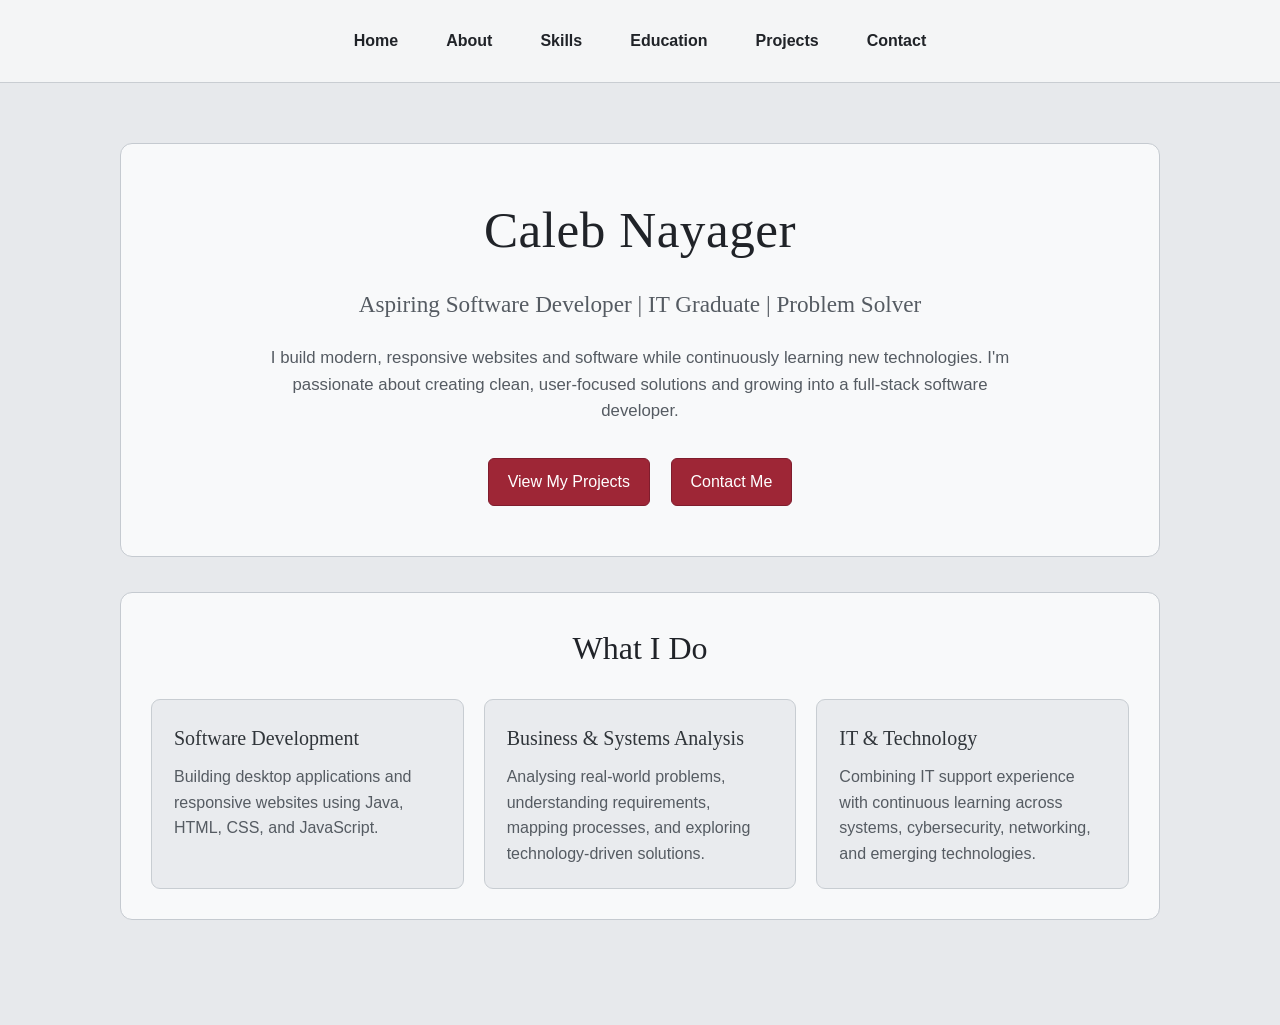
<file: index.html>
<!DOCTYPE html>
<html lang="en">

<head>
    <meta charset="UTF-8">
    <meta name="viewport" content="width=device-width, initial-scale=1.0">

    <title>Caleb Nayager | Portfolio</title>

    <link rel="stylesheet" href="css/style.css">
</head>

<body>

    <nav>
        <a href="index.html">Home</a>
        <a href="about.html">About</a>
        <a href="skills.html">Skills</a>
        <a href="education.html">Education</a>
        <a href="projects.html">Projects</a>
        <a href="contact.html">Contact</a>
    </nav>


    <main>

        <!-- HERO -->

        <section class="home-hero">

            <h1>Caleb Nayager</h1>

            <h2>
                Aspiring Software Developer |
                IT Graduate |
                Problem Solver
            </h2>

            <p>
                I build modern, responsive websites and software while
                continuously learning new technologies. I'm passionate about
                creating clean, user-focused solutions and growing into a
                full-stack software developer.
            </p>

            <div class="home-buttons">

                <a href="projects.html" class="button">
                    View My Projects
                </a>

                <a href="contact.html" class="button">
                    Contact Me
                </a>

            </div>

        </section>


        <!-- WHAT I DO -->

        <section class="home-section">

            <h2 class="home-title">What I Do</h2>

            <div class="home-grid">

                <div class="home-item">

                    <h3>Software Development</h3>

                    <p>
                        Building desktop applications and responsive websites
                        using Java, HTML, CSS, and JavaScript.
                    </p>

                </div>


                <div class="home-item">

                    <h3>Business & Systems Analysis</h3>

                    <p>
                        Analysing real-world problems, understanding
                        requirements, mapping processes, and exploring
                        technology-driven solutions.
                    </p>

                </div>


                <div class="home-item">

                    <h3>IT & Technology</h3>

                    <p>
                        Combining IT support experience with continuous
                        learning across systems, cybersecurity, networking,
                        and emerging technologies.
                    </p>

                </div>

            </div>

        </section>

    </main>

</body>

</html>
</file>
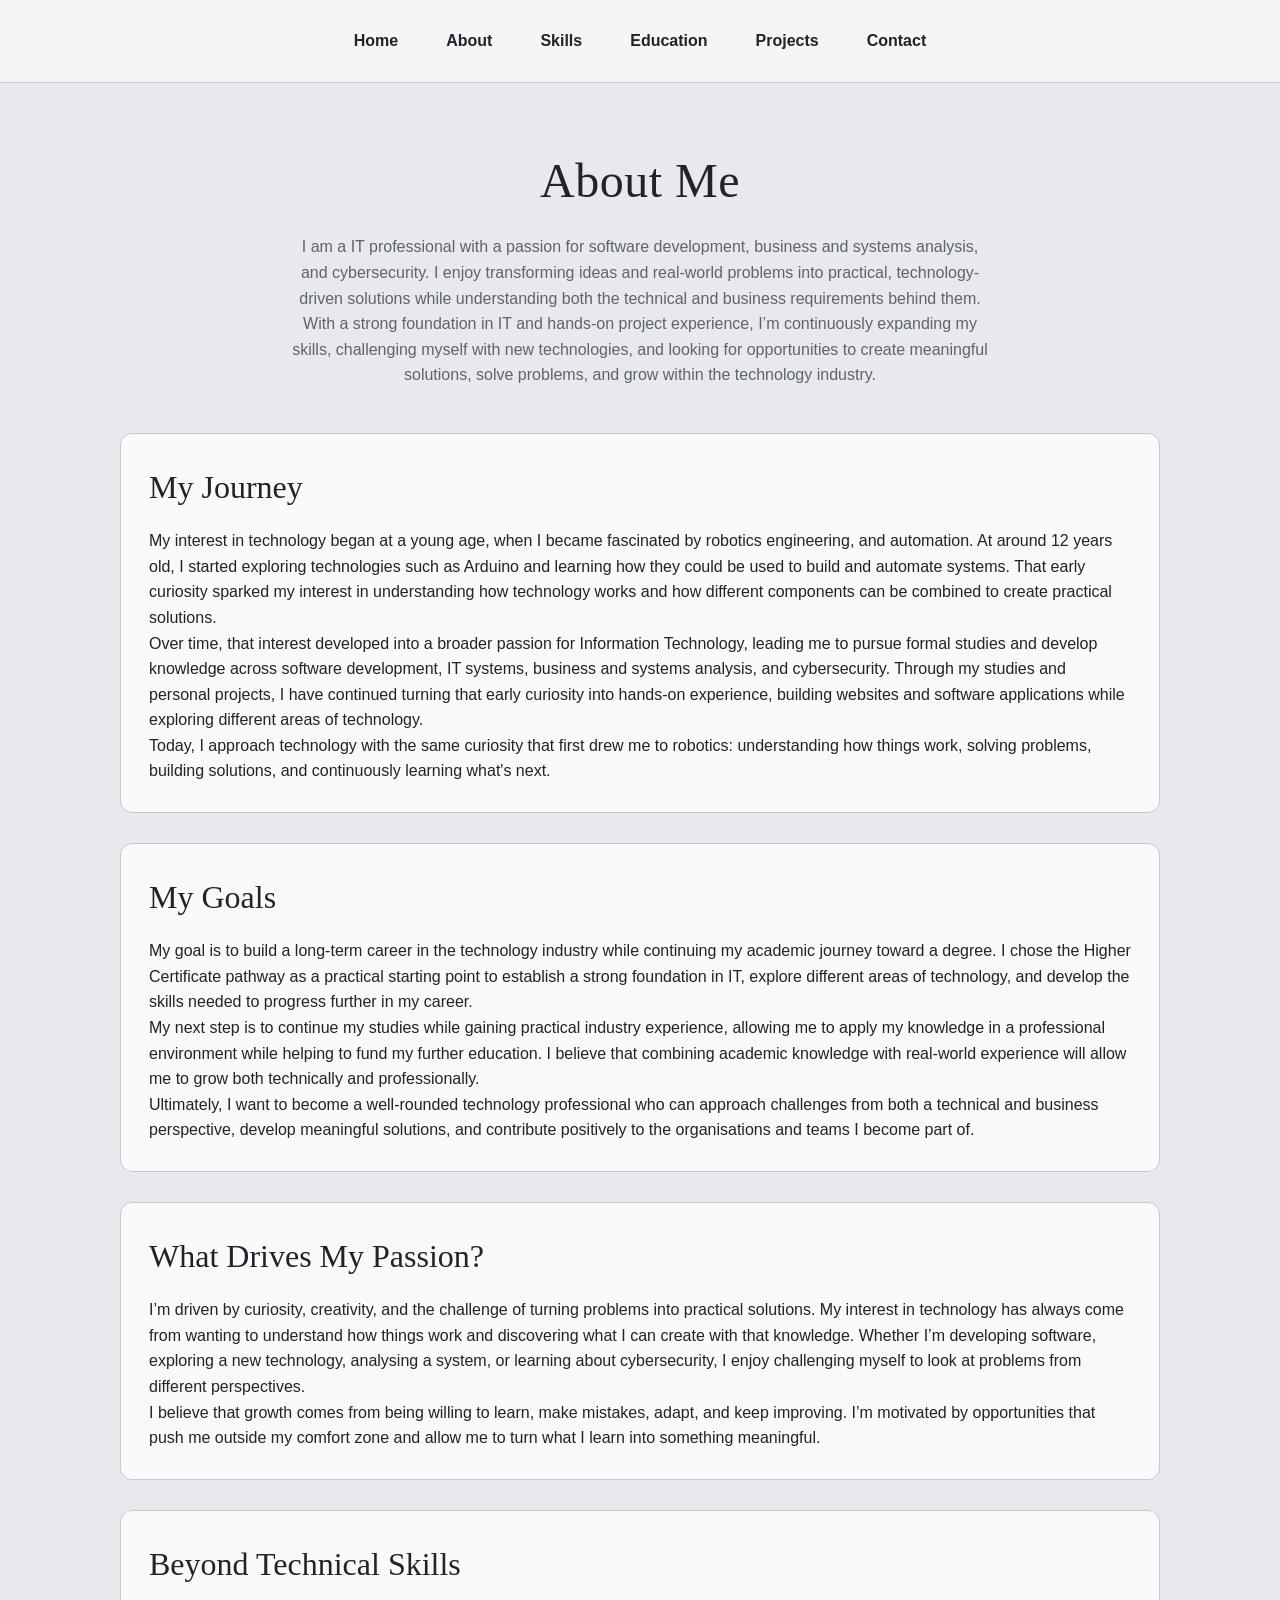
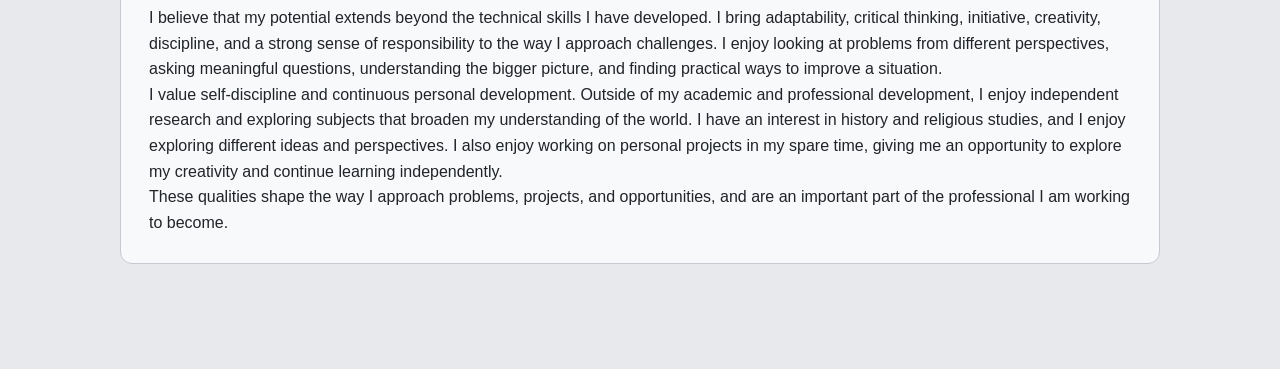
<file: about.html>
<!DOCTYPE html>
<html lang="en">

<head>
    <meta charset="UTF-8">
    <meta name="viewport" content="width=device-width, initial-scale=1.0">

    <link rel="stylesheet" href="css/style.css">

    <title>Caleb Nayager | About</title>
</head>

<body>

    <nav>
        <a href="index.html">Home</a>
        <a href="about.html">About</a>
        <a href="skills.html">Skills</a>
        <a href="education.html">Education</a>
        <a href="projects.html">Projects</a>
        <a href="contact.html">Contact</a>
    </nav>


    <main>

        <h1>About Me</h1>

        <p>
            I am a IT professional with a passion for software development,
            business and systems analysis, and cybersecurity. I enjoy
            transforming ideas and real-world problems into practical,
            technology-driven solutions while understanding both the technical
            and business requirements behind them. With a strong foundation in
            IT and hands-on project experience, I’m continuously expanding my
            skills, challenging myself with new technologies, and looking for
            opportunities to create meaningful solutions, solve problems, and
            grow within the technology industry.
        </p>


        <section class="about-section">

            <h2>My Journey</h2>

            <p>
                My interest in technology began at a young age, when I became
                fascinated by robotics engineering, and automation. At around
                12 years old, I started exploring technologies such as Arduino
                and learning how they could be used to build and automate
                systems. That early curiosity sparked my interest in
                understanding how technology works and how different components
                can be combined to create practical solutions.
            </p>

            <p>
                Over time, that interest developed into a broader passion for
                Information Technology, leading me to pursue formal studies and
                develop knowledge across software development, IT systems,
                business and systems analysis, and cybersecurity. Through my
                studies and personal projects, I have continued turning that
                early curiosity into hands-on experience, building websites and
                software applications while exploring different areas of
                technology.
            </p>

            <p>
                Today, I approach technology with the same curiosity that first
                drew me to robotics: understanding how things work, solving
                problems, building solutions, and continuously learning what's
                next.
            </p>

        </section>


        <section class="about-section">

            <h2>My Goals</h2>

            <p>
                My goal is to build a long-term career in the technology
                industry while continuing my academic journey toward a degree.
                I chose the Higher Certificate pathway as a practical starting
                point to establish a strong foundation in IT, explore different
                areas of technology, and develop the skills needed to progress
                further in my career.
            </p>

            <p>
                My next step is to continue my studies while gaining practical
                industry experience, allowing me to apply my knowledge in a
                professional environment while helping to fund my further
                education. I believe that combining academic knowledge with
                real-world experience will allow me to grow both technically
                and professionally.
            </p>

            <p>
                Ultimately, I want to become a well-rounded technology
                professional who can approach challenges from both a technical
                and business perspective, develop meaningful solutions, and
                contribute positively to the organisations and teams I become
                part of.
            </p>

        </section>


        <section class="about-section">

            <h2>What Drives My Passion?</h2>

            <p>
                I’m driven by curiosity, creativity, and the challenge of
                turning problems into practical solutions. My interest in
                technology has always come from wanting to understand how
                things work and discovering what I can create with that
                knowledge. Whether I’m developing software, exploring a new
                technology, analysing a system, or learning about cybersecurity,
                I enjoy challenging myself to look at problems from different
                perspectives.
            </p>

            <p>
                I believe that growth comes from being willing to learn, make
                mistakes, adapt, and keep improving. I’m motivated by
                opportunities that push me outside my comfort zone and allow me
                to turn what I learn into something meaningful.
            </p>

        </section>


        <section class="about-section">

            <h2>Beyond Technical Skills</h2>

            <p>
                I believe that my potential extends beyond the technical skills
                I have developed. I bring adaptability, critical thinking,
                initiative, creativity, discipline, and a strong sense of
                responsibility to the way I approach challenges. I enjoy looking
                at problems from different perspectives, asking meaningful
                questions, understanding the bigger picture, and finding
                practical ways to improve a situation.
            </p>

            <p>
                I value self-discipline and continuous personal development.
                Outside of my academic and professional development, I enjoy
                independent research and exploring subjects that broaden my
                understanding of the world. I have an interest in history and
                religious studies, and I enjoy exploring different ideas and
                perspectives. I also enjoy working on personal projects in my
                spare time, giving me an opportunity to explore my creativity
                and continue learning independently.
            </p>

            <p>
                These qualities shape the way I approach problems, projects,
                and opportunities, and are an important part of the
                professional I am working to become.
            </p>

        </section>

    </main>

</body>

</html>
</file>
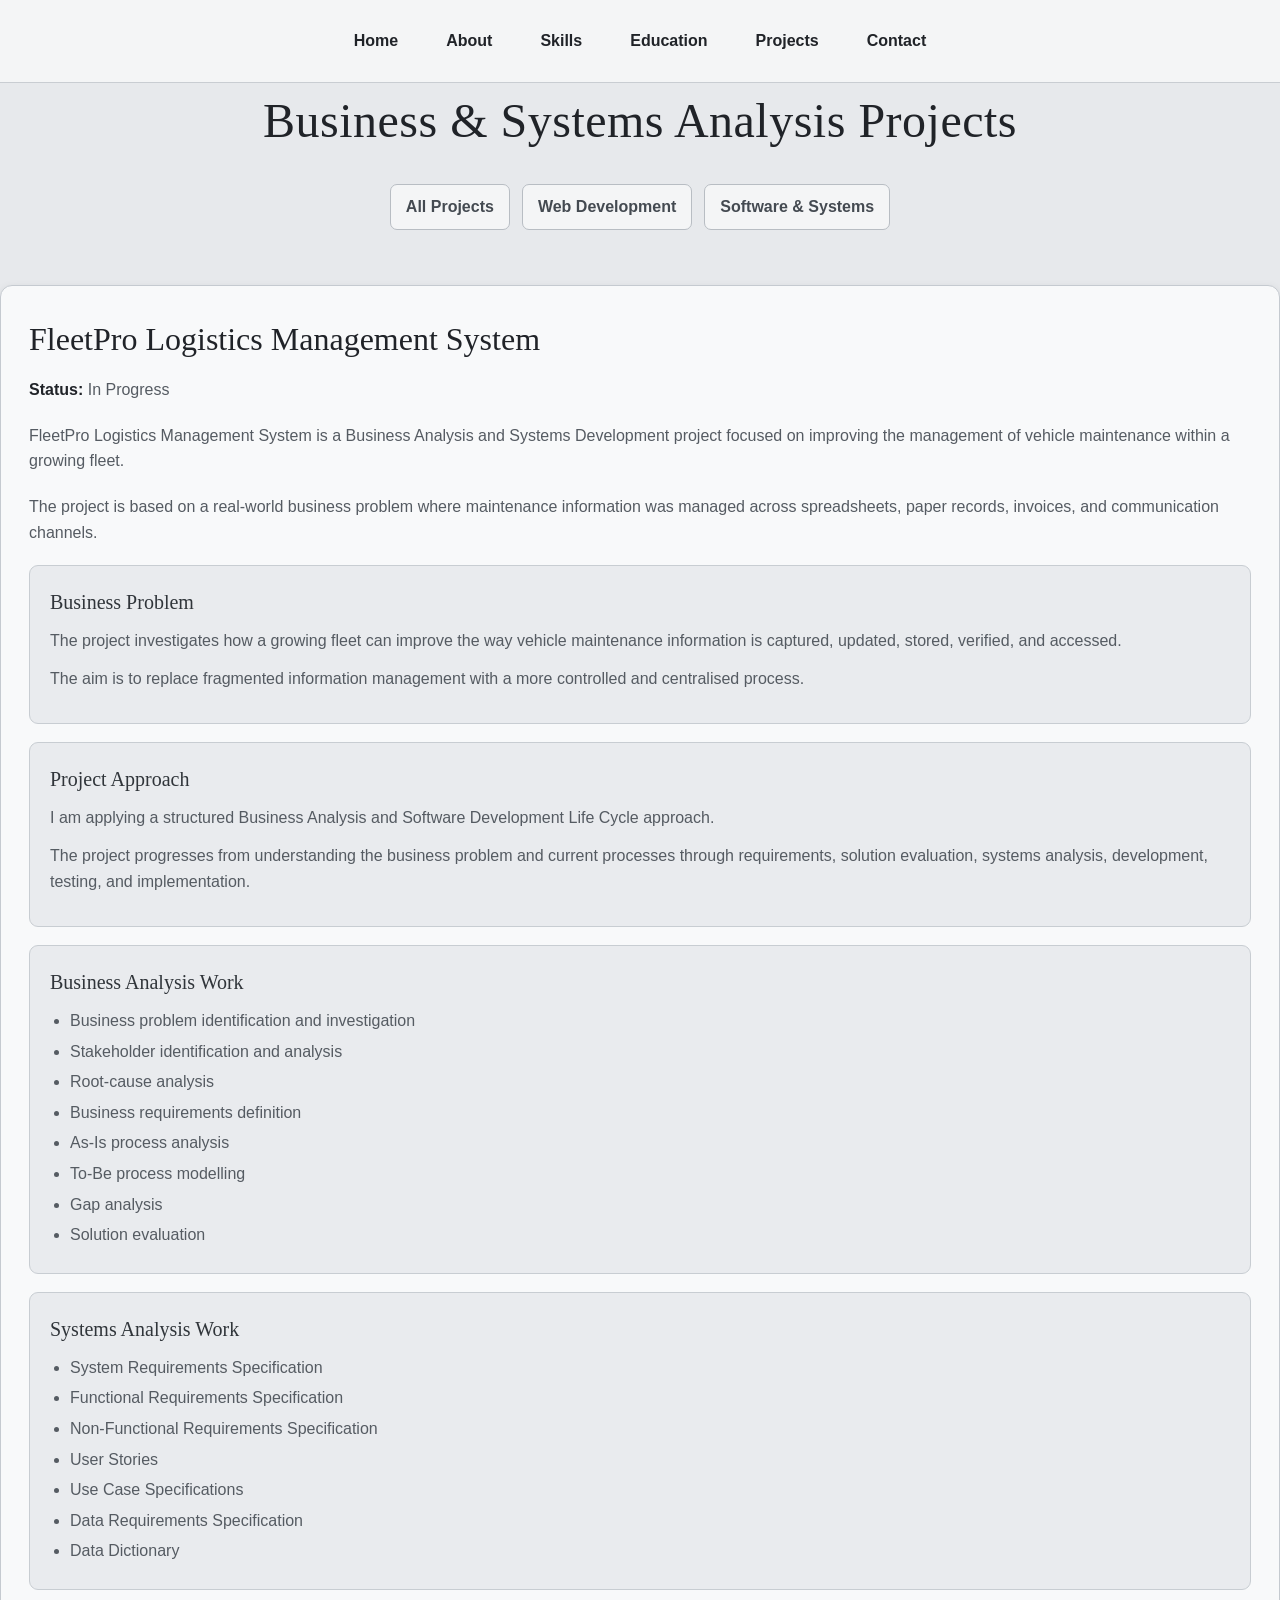
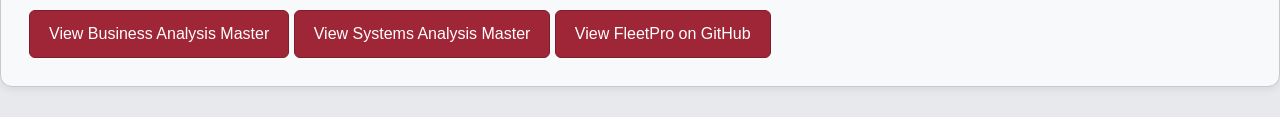
<file: business-analysis.html>
<!DOCTYPE html>
<html lang="en">

<head>
    <meta charset="UTF-8">
    <title>Caleb Nayager | Business & Systems Analysis Projects</title>
    <link rel="stylesheet" href="css/style.css">
</head>

<body>

    <nav>
        <a href="index.html">Home</a>
        <a href="about.html">About</a>
        <a href="skills.html">Skills</a>
        <a href="education.html">Education</a>
        <a href="projects.html">Projects</a>
        <a href="contact.html">Contact</a>
    </nav>

    <h1>Business & Systems Analysis Projects</h1>

    <nav class="project-nav">
        <a href="projects.html">All Projects</a>
        <a href="web-development.html">Web Development</a>
        <a href="software-systems.html">Software & Systems</a>
    </nav>


    <!-- FLEETPRO -->

    <section class="project-card">

        <h2>FleetPro Logistics Management System</h2>

        <p><strong>Status:</strong> In Progress</p>

        <p>
            FleetPro Logistics Management System is a Business Analysis
            and Systems Development project focused on improving the
            management of vehicle maintenance within a growing fleet.
        </p>

        <p>
            The project is based on a real-world business problem where
            maintenance information was managed across spreadsheets,
            paper records, invoices, and communication channels.
        </p>


        <!-- BUSINESS PROBLEM -->

        <div class="project-section">

            <h3>Business Problem</h3>

            <p>
                The project investigates how a growing fleet can improve
                the way vehicle maintenance information is captured,
                updated, stored, verified, and accessed.
            </p>

            <p>
                The aim is to replace fragmented information management
                with a more controlled and centralised process.
            </p>

        </div>


        <!-- PROJECT APPROACH -->

        <div class="project-section">

            <h3>Project Approach</h3>

            <p>
                I am applying a structured Business Analysis and Software
                Development Life Cycle approach.
            </p>

            <p>
                The project progresses from understanding the business
                problem and current processes through requirements,
                solution evaluation, systems analysis, development,
                testing, and implementation.
            </p>

        </div>


        <!-- BUSINESS ANALYSIS WORK -->

        <div class="project-section">

            <h3>Business Analysis Work</h3>

            <ul>
                <li>Business problem identification and investigation</li>
                <li>Stakeholder identification and analysis</li>
                <li>Root-cause analysis</li>
                <li>Business requirements definition</li>
                <li>As-Is process analysis</li>
                <li>To-Be process modelling</li>
                <li>Gap analysis</li>
                <li>Solution evaluation</li>
            </ul>

        </div>

        <!-- SYSTEMS ANALYSIS WORK -->

        <div class="project-section">

            <h3>Systems Analysis Work</h3>

            <ul>
                <li>System Requirements Specification</li>
                <li>Functional Requirements Specification</li>
                <li>Non-Functional Requirements Specification</li>
                <li>User Stories</li>
                <li>Use Case Specifications</li>
                <li>Data Requirements Specification</li>
                <li>Data Dictionary</li>
            </ul>

        </div>

        <!-- BUSINESS ANALYSIS MASTER -->

        <a href="documents/Caleb-Nayager-Business-Analysis-Master.pdf"
           target="_blank"
           class="button">
            View Business Analysis Master
        </a>


        <!-- SYSTEMS ANALYSIS MASTER -->

        <a href="documents/Caleb-Nayager-Systems-Analysis-Master.pdf"
           target="_blank"
           class="button">
            View Systems Analysis Master
        </a>


        <!-- GITHUB -->

        <a href="https://github.com/calebnayager/FleetPro"
           target="_blank"
           class="button">
            View FleetPro on GitHub
        </a>

    </section>

</body>
</html>
</file>
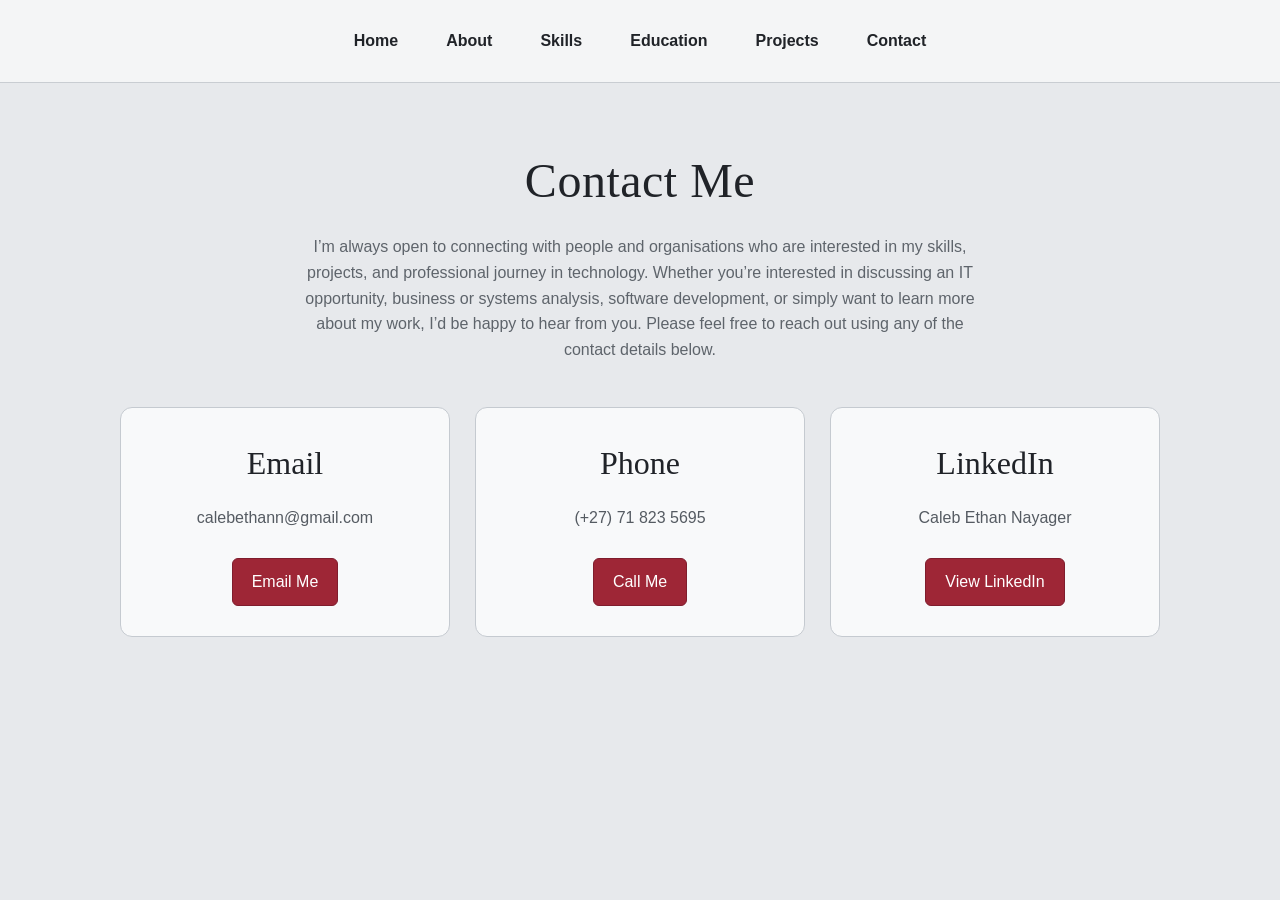
<file: contact.html>
<!DOCTYPE html>
<html lang="en">

<head>
    <meta charset="UTF-8">
    <meta name="viewport" content="width=device-width, initial-scale=1.0">

    <title>Caleb Nayager | Contact</title>

    <link rel="stylesheet" href="css/style.css">
</head>

<body>

    <nav>
        <a href="index.html">Home</a>
        <a href="about.html">About</a>
        <a href="skills.html">Skills</a>
        <a href="education.html">Education</a>
        <a href="projects.html">Projects</a>
        <a href="contact.html">Contact</a>
    </nav>


    <main>

        <h1>Contact Me</h1>

        <p class="page-intro">
            I’m always open to connecting with people and organisations who
            are interested in my skills, projects, and professional journey
            in technology. Whether you’re interested in discussing an IT
            opportunity, business or systems analysis, software development,
            or simply want to learn more about my work, I’d be happy to hear
            from you. Please feel free to reach out using any of the contact
            details below.
        </p>


        <div class="contact-grid">

            <!-- EMAIL -->

            <section class="contact-card">

                <h2>Email</h2>

                <p>
                    calebethann@gmail.com
                </p>

                <a href="https://mail.google.com/mail/?view=cm&fs=1&to=calebethann@gmail.com"
                   target="_blank"
                   class="contact-button">
                    Email Me
                </a>

            </section>


            <!-- PHONE -->

            <section class="contact-card">

                <h2>Phone</h2>

                <p>
                    (+27) 71 823 5695
                </p>

                <a href="tel:+27718235695"
                   class="contact-button">
                    Call Me
                </a>

            </section>


            <!-- LINKEDIN -->

            <section class="contact-card">

                <h2>LinkedIn</h2>

                <p>
                    Caleb Ethan Nayager
                </p>

                <a href="https://www.linkedin.com/in/caleb-nayager-493529414"
                   target="_blank"
                   class="contact-button">
                    View LinkedIn
                </a>

            </section>

        </div>

    </main>

</body>

</html>
</file>
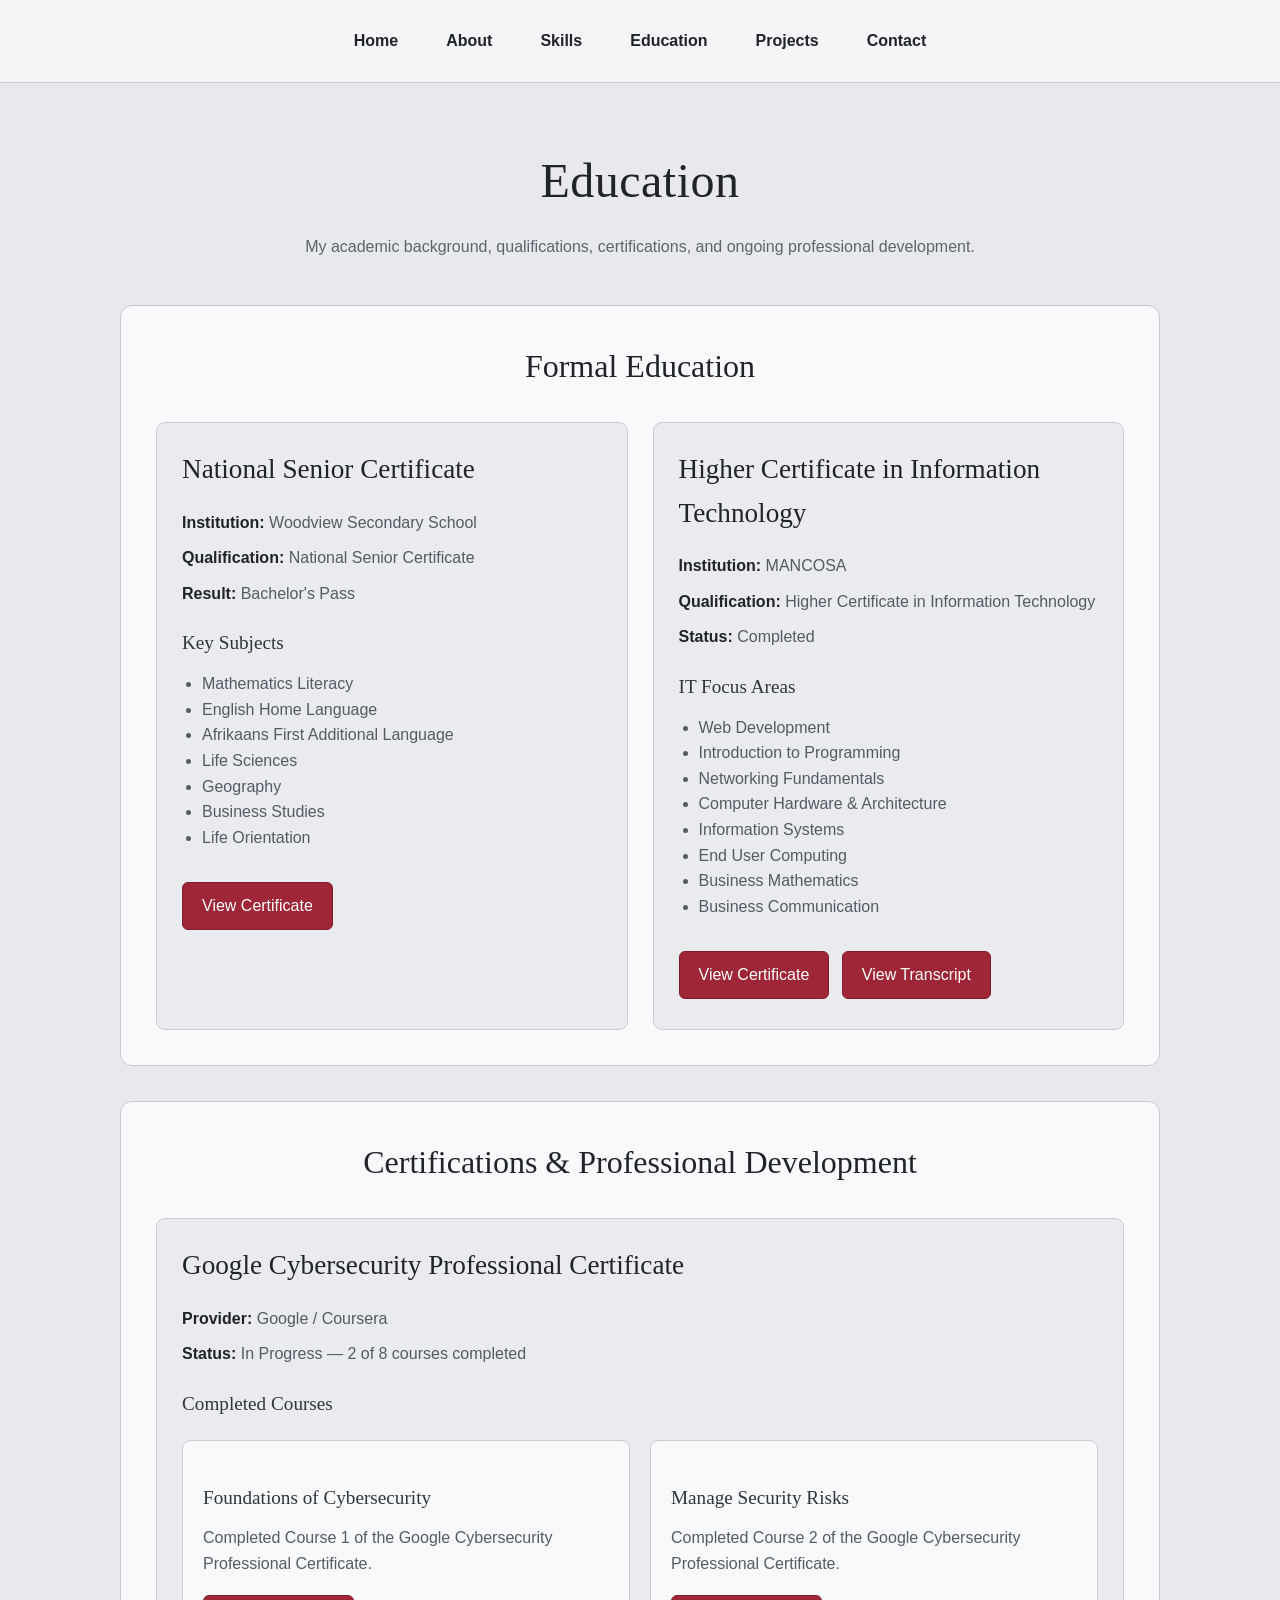
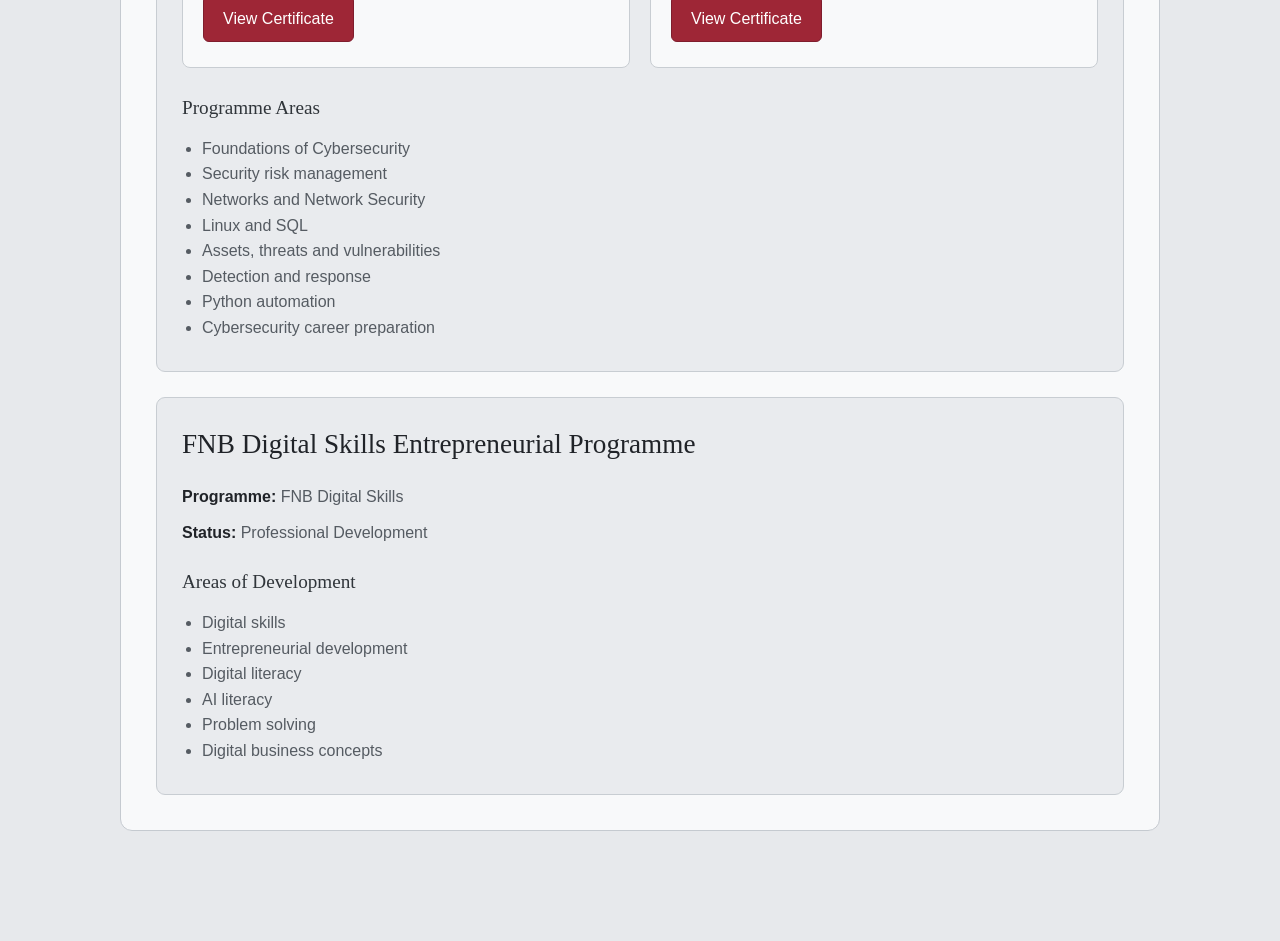
<file: education.html>
<!DOCTYPE html>
<html lang="en">

<head>
    <meta charset="UTF-8">
    <meta name="viewport" content="width=device-width, initial-scale=1.0">

    <title>Caleb Nayager | Education and Certifications</title>

    <link rel="stylesheet" href="css/style.css">
</head>

<body>

    <nav>
        <a href="index.html">Home</a>
        <a href="about.html">About</a>
        <a href="skills.html">Skills</a>
        <a href="education.html">Education</a>
        <a href="projects.html">Projects</a>
        <a href="contact.html">Contact</a>
    </nav>


    <main>

        <h1>Education</h1>

        <p class="page-intro">
            My academic background, qualifications, certifications,
            and ongoing professional development.
        </p>


        <!-- ========================================
             FORMAL EDUCATION
        ======================================== -->

        <section class="education-card">

            <h2 class="education-title">Formal Education</h2>

            <div class="education-items">

                <!-- National Senior Certificate -->

                <div class="education-item">

                    <h2>National Senior Certificate</h2>

                    <p>
                        <strong>Institution:</strong>
                        Woodview Secondary School
                    </p>

                    <p>
                        <strong>Qualification:</strong>
                        National Senior Certificate
                    </p>

                    <p>
                        <strong>Result:</strong>
                        Bachelor's Pass
                    </p>

                    <h3>Key Subjects</h3>

                    <ul>
                        <li>Mathematics Literacy</li>
                        <li>English Home Language</li>
                        <li>Afrikaans First Additional Language</li>
                        <li>Life Sciences</li>
                        <li>Geography</li>
                        <li>Business Studies</li>
                        <li>Life Orientation</li>
                    </ul>

                    <a href="certificates/national-senior-certificate.pdf"
                       target="_blank"
                       class="button">
                        View Certificate
                    </a>

                </div>


                <!-- Higher Certificate in IT -->

                <div class="education-item">

                    <h2>Higher Certificate in Information Technology</h2>

                    <p>
                        <strong>Institution:</strong>
                        MANCOSA
                    </p>

                    <p>
                        <strong>Qualification:</strong>
                        Higher Certificate in Information Technology
                    </p>

                    <p>
                        <strong>Status:</strong>
                        Completed
                    </p>

                    <h3>IT Focus Areas</h3>

                    <ul>
                        <li>Web Development</li>
                        <li>Introduction to Programming</li>
                        <li>Networking Fundamentals</li>
                        <li>Computer Hardware & Architecture</li>
                        <li>Information Systems</li>
                        <li>End User Computing</li>
                        <li>Business Mathematics</li>
                        <li>Business Communication</li>
                    </ul>

                    
                    
                     <a href="certificates/higher-certificate-it.pdf"
                     target="_blank"
                     class="button">
                     View Certificate
                    </a>

                    <a href="certificates/mancosa-higher-certificate-transcript.pdf"
                      target="_blank"
                      class="button">
                      View Transcript
                    </a>
                    
                </div>

            </div>

        </section>


        <!-- ========================================
             CERTIFICATIONS & PROFESSIONAL DEVELOPMENT
        ======================================== -->

        <section class="education-card">

            <h2 class="education-title">
                Certifications & Professional Development
            </h2>


            <!-- ========================================
                 GOOGLE CYBERSECURITY
            ======================================== -->

            <div class="education-item">

                <h2>Google Cybersecurity Professional Certificate</h2>

                <p>
                    <strong>Provider:</strong>
                    Google / Coursera
                </p>

                <p>
                    <strong>Status:</strong>
                    In Progress — 2 of 8 courses completed
                </p>

                <h3>Completed Courses</h3>

                <div class="certificate-list">

                    <!-- Foundations of Cybersecurity -->

                    <div class="certificate-item">

                        <h3>Foundations of Cybersecurity</h3>

                        <p>
                            Completed Course 1 of the Google Cybersecurity
                            Professional Certificate.
                        </p>

                        <a href="certificates/google-foundations-cybersecurity.pdf"
                           target="_blank"
                           class="button">
                            View Certificate
                        </a>

                    </div>


                    <!-- Managing Security Risks -->

                    <div class="certificate-item">

                        <h3>Manage Security Risks</h3>

                        <p>
                            Completed Course 2 of the Google Cybersecurity
                            Professional Certificate.
                        </p>

                        <a href="certificates/google-manage-security-risks.pdf"
                           target="_blank"
                           class="button">
                            View Certificate
                        </a>

                    </div>

                </div>


                <h3>Programme Areas</h3>

                <ul>
                    <li>Foundations of Cybersecurity</li>
                    <li>Security risk management</li>
                    <li>Networks and Network Security</li>
                    <li>Linux and SQL</li>
                    <li>Assets, threats and vulnerabilities</li>
                    <li>Detection and response</li>
                    <li>Python automation</li>
                    <li>Cybersecurity career preparation</li>
                </ul>

            </div>


            <!-- ========================================
                 FNB DIGITAL SKILLS
            ======================================== -->

            <div class="education-item">

                <h2>FNB Digital Skills Entrepreneurial Programme</h2>

                <p>
                    <strong>Programme:</strong>
                    FNB Digital Skills
                </p>

                <p>
                    <strong>Status:</strong>
                    Professional Development
                </p>

                <h3>Areas of Development</h3>

                <ul>
                    <li>Digital skills</li>
                    <li>Entrepreneurial development</li>
                    <li>Digital literacy</li>
                    <li>AI literacy</li>
                    <li>Problem solving</li>
                    <li>Digital business concepts</li>
                </ul>

            </div>

        </section>

    </main>

</body>

</html>
</file>
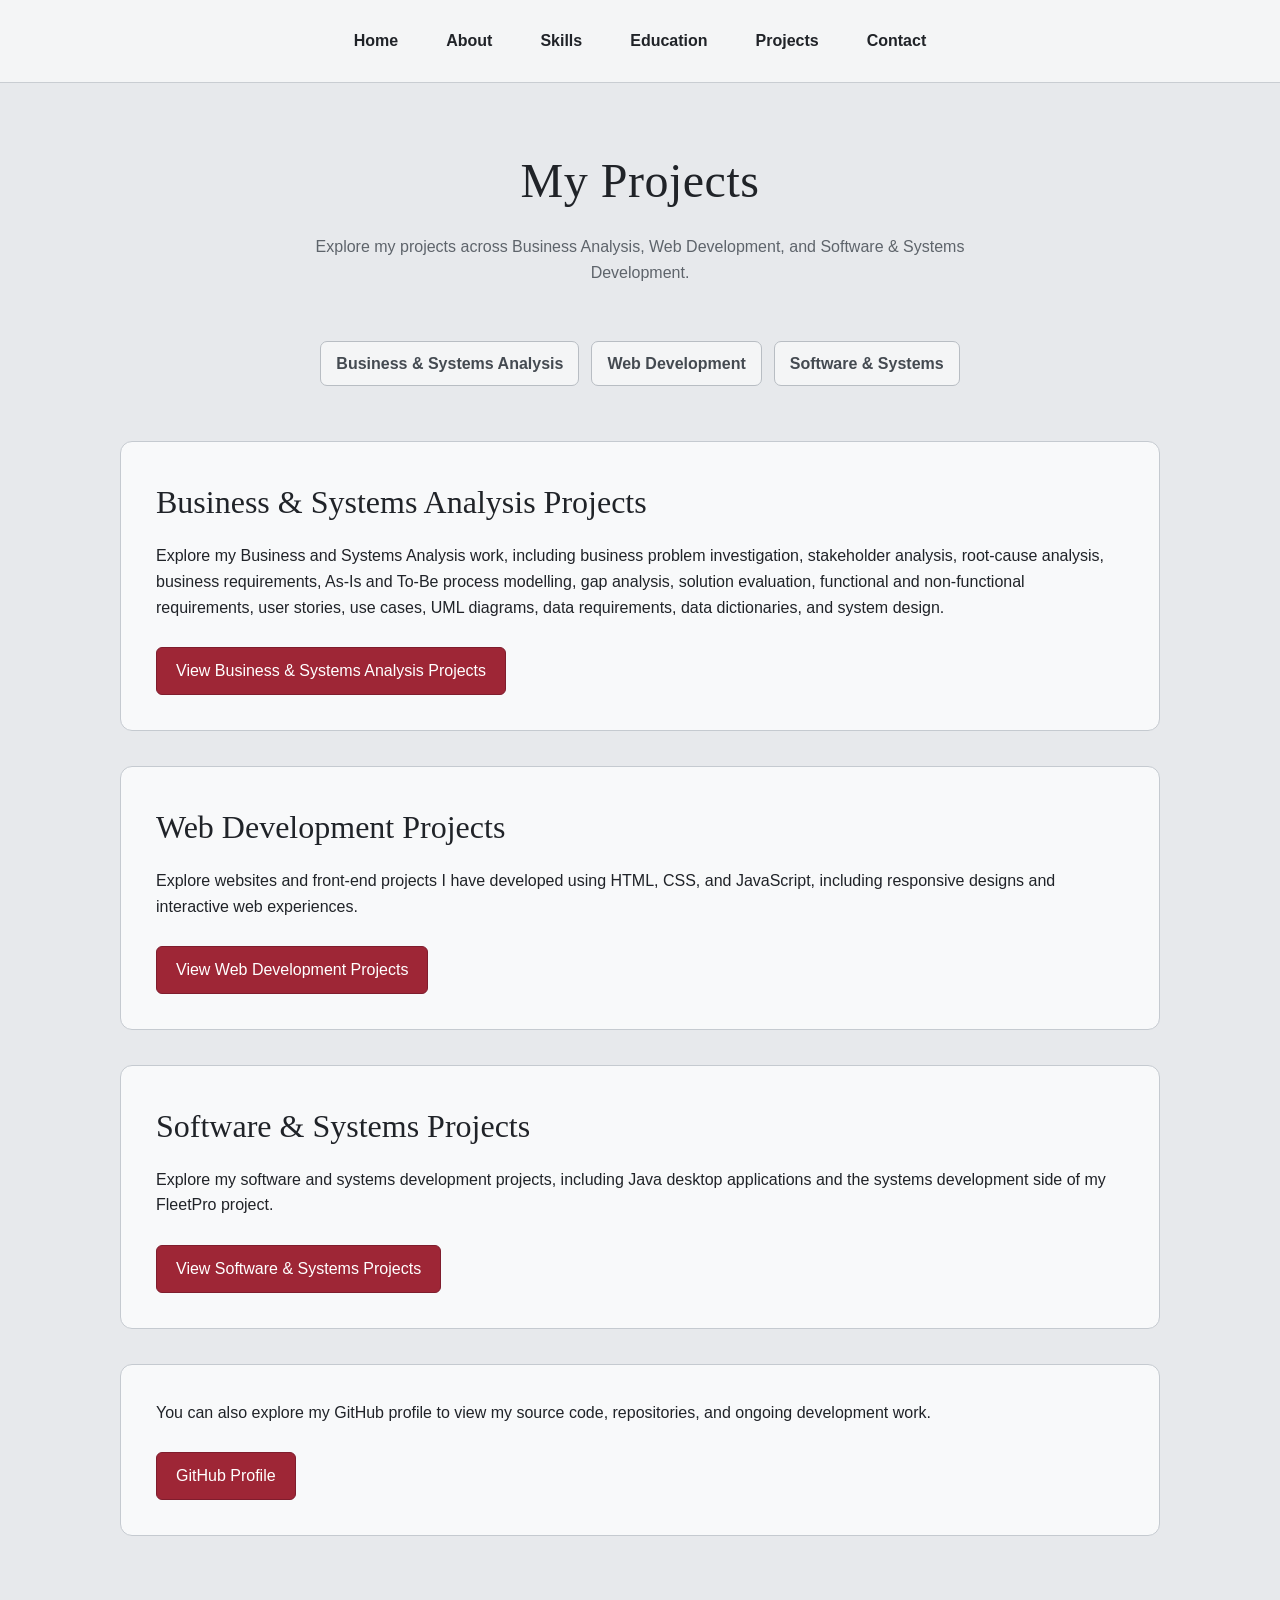
<file: projects.html>
<!DOCTYPE html>
<html lang="en">

<head>
    <meta charset="UTF-8">
    <title>Caleb Nayager | Projects</title>
    <link rel="stylesheet" href="css/style.css">
</head>

<body>

    <!-- MAIN WEBSITE NAVIGATION -->

    <nav>
        <a href="index.html">Home</a>
        <a href="about.html">About</a>
        <a href="skills.html">Skills</a>
        <a href="education.html">Education</a>
        <a href="projects.html">Projects</a>
        <a href="contact.html">Contact</a>
    </nav>


    <!-- MAIN PAGE CONTENT -->

    <main>

        <h1>My Projects</h1>

       <p class = "page-intro">
            Explore my projects across Business Analysis, Web Development,
            and Software & Systems Development.
        </p>


        <!-- PROJECT CATEGORY NAVIGATION -->

        <nav class="project-nav">
            <a href="business-analysis.html">Business & Systems Analysis</a>
            <a href="web-development.html">Web Development</a>
            <a href="software-systems.html">Software & Systems</a>
        </nav>

        <!-- BUSINESS & SYSTEMS ANALYSIS -->

        <section>
            <div>

                <h2>Business & Systems Analysis Projects</h2>

                <p>
                    Explore my Business and Systems Analysis work,
                    including business problem investigation, stakeholder
                    analysis, root-cause analysis, business requirements,
                    As-Is and To-Be process modelling, gap analysis,
                    solution evaluation, functional and non-functional
                    requirements, user stories, use cases, UML diagrams,
                    data requirements, data dictionaries, and system design.
                </p>

                <a href="business-analysis.html" class="button">
                    View Business & Systems Analysis Projects
                </a>

            </div>
        </section>

        <!-- WEB DEVELOPMENT -->

        <section>
            <div>

                <h2>Web Development Projects</h2>

                <p>
                    Explore websites and front-end projects I have developed
                    using HTML, CSS, and JavaScript, including responsive
                    designs and interactive web experiences.
                </p>

                <a href="web-development.html" class="button">
                    View Web Development Projects
                </a>

            </div>
        </section>


        <!-- SOFTWARE & SYSTEMS -->

        <section>
            <div>

                <h2>Software & Systems Projects</h2>

                <p>
                    Explore my software and systems development projects,
                    including Java desktop applications and the systems
                    development side of my FleetPro project.
                </p>

                <a href="software-systems.html" class="button">
                    View Software & Systems Projects
                </a>

            </div>
        </section>


        <!-- GITHUB -->

        <section>
            <div>

                <p>
                    You can also explore my GitHub profile to view my source
                    code, repositories, and ongoing development work.
                </p>

                <a href="https://github.com/calebnayager"
                   target="_blank"
                   class="button">
                    GitHub Profile
                </a>

            </div>
        </section>

    </main>

</body>
</html>
</file>
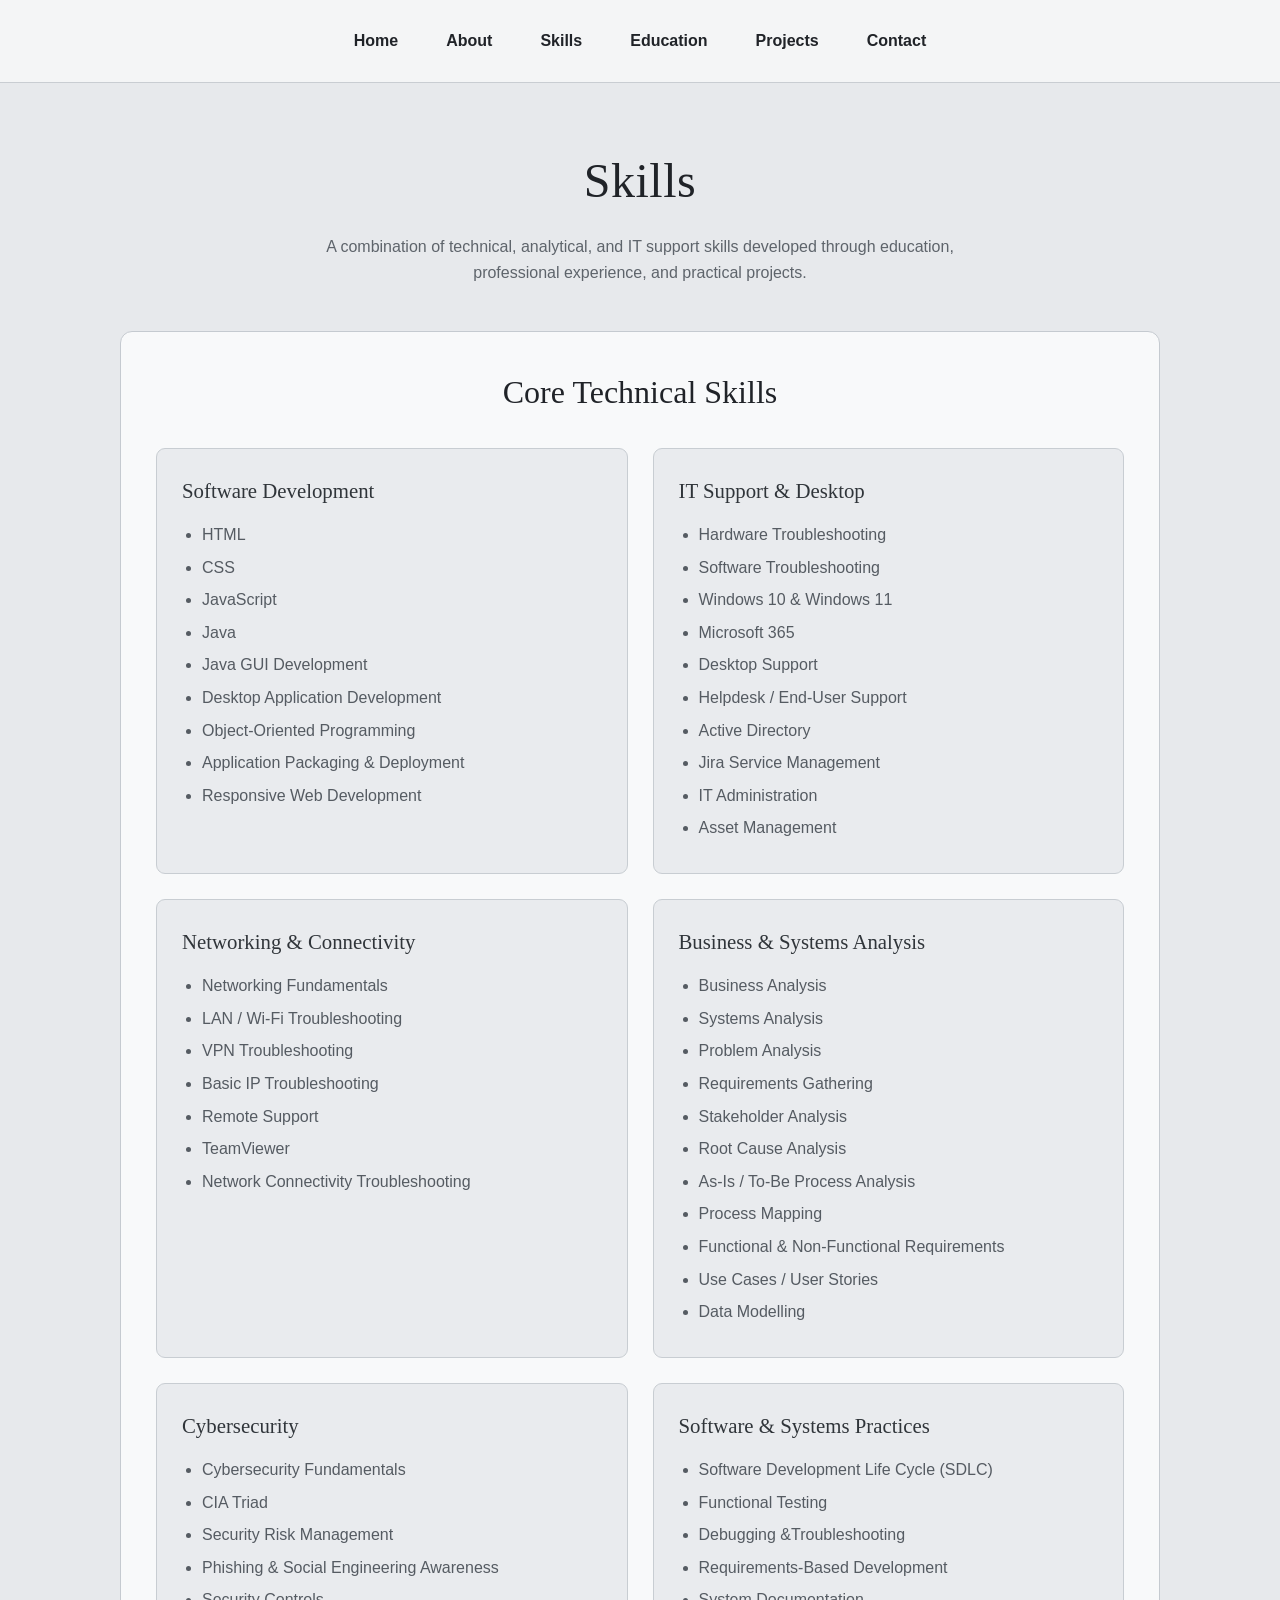
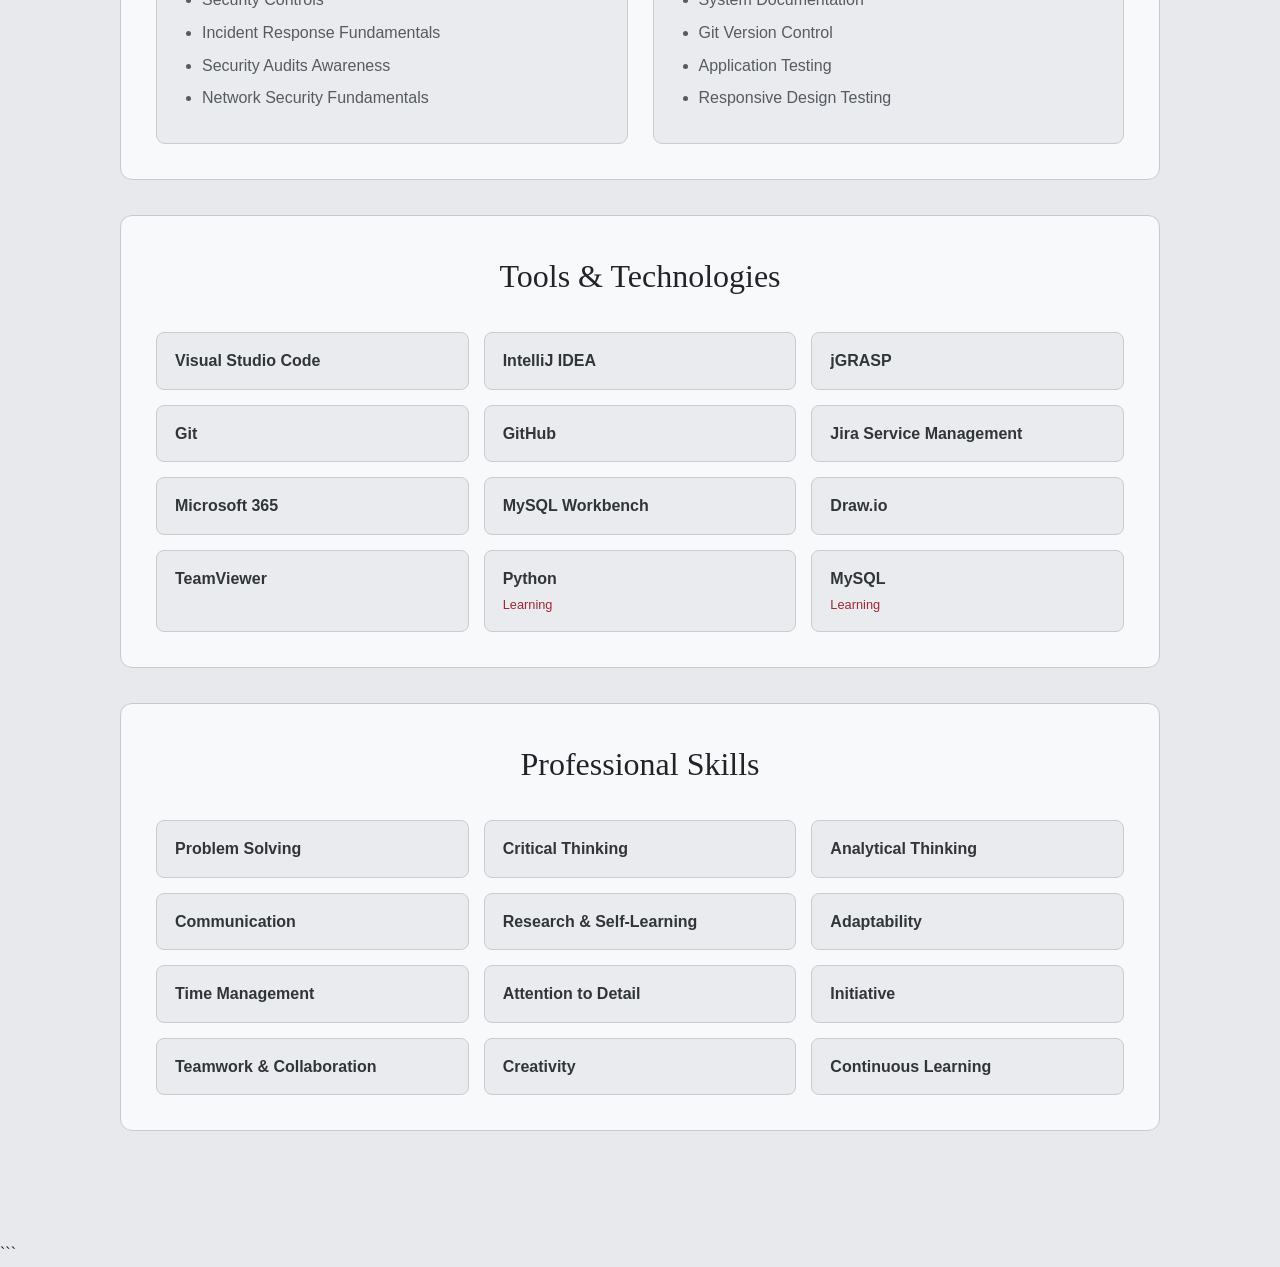
<file: skills.html>
<!DOCTYPE html>
<html lang="en">

<head>
    <meta charset="UTF-8">
    <meta name="viewport" content="width=device-width, initial-scale=1.0">

    <title>Caleb Nayager | Skills</title>

    <link rel="stylesheet" href="css/style.css">
</head>

<body>

    <nav>
        <a href="index.html">Home</a>
        <a href="about.html">About</a>
        <a href="skills.html">Skills</a>
        <a href="education.html">Education</a>
        <a href="projects.html">Projects</a>
        <a href="contact.html">Contact</a>
    </nav>

    <main>

        <h1>Skills</h1>

        <p class="page-intro">
            A combination of technical, analytical, and IT support skills
            developed through education, professional experience, and
            practical projects.
        </p>


        <!-- ========================================
             CORE TECHNICAL SKILLS
        ======================================== -->

        <section class="skills-card">

            <h2 class="skills-title">Core Technical Skills</h2>

            <div class="skills-grid">

                <!-- Software Development -->
                <div class="skill-item">

                    <h3>Software Development</h3>

                    <ul>
                        <li>HTML</li>
                        <li>CSS</li>
                        <li>JavaScript</li>
                        <li>Java</li>
                        <li>Java GUI Development</li>
                        <li>Desktop Application Development</li>
                        <li>Object-Oriented Programming</li>
                        <li>Application Packaging & Deployment</li>
                        <li>Responsive Web Development</li>
                    </ul>

                </div>


                <!-- IT Support -->
                <div class="skill-item">

                    <h3>IT Support & Desktop</h3>

                    <ul>
                        <li>Hardware Troubleshooting</li>
                        <li>Software Troubleshooting</li>
                        <li>Windows 10 & Windows 11</li>
                        <li>Microsoft 365</li>
                        <li>Desktop Support</li>
                        <li>Helpdesk / End-User Support</li>
                        <li>Active Directory</li>
                        <li>Jira Service Management</li>
                        <li>IT Administration</li>
                        <li>Asset Management</li>
                    </ul>

                </div>


                <!-- Networking -->
                <div class="skill-item">

                    <h3>Networking & Connectivity</h3>

                    <ul>
                        <li>Networking Fundamentals</li>
                        <li>LAN / Wi-Fi Troubleshooting</li>
                        <li>VPN Troubleshooting</li>
                        <li>Basic IP Troubleshooting</li>
                        <li>Remote Support</li>
                        <li>TeamViewer</li>
                        <li>Network Connectivity Troubleshooting</li>
                    </ul>

                </div>


                <!-- Business Analysis -->
                <div class="skill-item">

                    <h3>Business & Systems Analysis</h3>

                    <ul>
                        <li>Business Analysis</li>
                        <li>Systems Analysis</li>
                        <li>Problem Analysis</li>
                        <li>Requirements Gathering</li>
                        <li>Stakeholder Analysis</li>
                        <li>Root Cause Analysis</li>
                        <li>As-Is / To-Be Process Analysis</li>
                        <li>Process Mapping</li>
                        <li>Functional & Non-Functional Requirements</li>
                        <li>Use Cases / User Stories</li>
                        <li>Data Modelling</li>
                    </ul>

                </div>


                <!-- Cybersecurity -->
                <div class="skill-item">

                    <h3>Cybersecurity</h3>

                    <ul>
                        <li>Cybersecurity Fundamentals</li>
                        <li>CIA Triad</li>
                        <li>Security Risk Management</li>
                        <li>Phishing & Social Engineering Awareness</li>
                        <li>Security Controls</li>
                        <li>Incident Response Fundamentals</li>
                        <li>Security Audits Awareness</li>
                        <li>Network Security Fundamentals</li>
                    </ul>

                </div>


                <!-- SDLC & Testing -->
                <div class="skill-item">

                    <h3>Software & Systems Practices</h3>

                    <ul>
                        <li>Software Development Life Cycle (SDLC)</li>
                        <li>Functional Testing</li>
                        <li>Debugging &Troubleshooting</li>
                        <li>Requirements-Based Development</li>
                        <li>System Documentation</li>
                        <li>Git Version Control</li>
                        <li>Application Testing</li>
                        <li>Responsive Design Testing</li>
                    </ul>

                </div>

            </div>

        </section>


        <!-- ========================================
             TOOLS & TECHNOLOGIES
        ======================================== -->

        <section class="skills-card">

            <h2 class="skills-title">Tools & Technologies</h2>

            <div class="technology-list">

                <div class="technology-item">
                    Visual Studio Code
                </div>

                <div class="technology-item">
                    IntelliJ IDEA
                </div>

                <div class="technology-item">
                    jGRASP
                </div>

                <div class="technology-item">
                    Git
                </div>

                <div class="technology-item">
                    GitHub
                </div>

                <div class="technology-item">
                    Jira Service Management
                </div>

                <div class="technology-item">
                    Microsoft 365
                </div>

                <div class="technology-item">
                    MySQL Workbench
                </div>

                <div class="technology-item">
                    Draw.io
                </div>

                <div class="technology-item">
                    TeamViewer
                </div>

                <div class="technology-item">
                    Python
                    <span>Learning</span>
                </div>

                <div class="technology-item">
                    MySQL
                    <span>Learning</span>
                </div>

            </div>

        </section>


        <!-- ========================================
             PROFESSIONAL SKILLS
        ======================================== -->

        <section class="skills-card">

            <h2 class="skills-title">Professional Skills</h2>

            <div class="professional-skills">

                <div class="professional-skill">
                    Problem Solving
                </div>

                <div class="professional-skill">
                    Critical Thinking
                </div>

                <div class="professional-skill">
                    Analytical Thinking
                </div>

                <div class="professional-skill">
                    Communication
                </div>

                <div class="professional-skill">
                    Research & Self-Learning
                </div>

                <div class="professional-skill">
                    Adaptability
                </div>

                <div class="professional-skill">
                    Time Management
                </div>

                <div class="professional-skill">
                    Attention to Detail
                </div>

                <div class="professional-skill">
                    Initiative
                </div>

                <div class="professional-skill">
                    Teamwork & Collaboration
                </div>

                <div class="professional-skill">
                    Creativity
                </div>

                <div class="professional-skill">
                    Continuous Learning
                </div>

            </div>

        </section>

    </main>

</body>

</html>
```
</file>
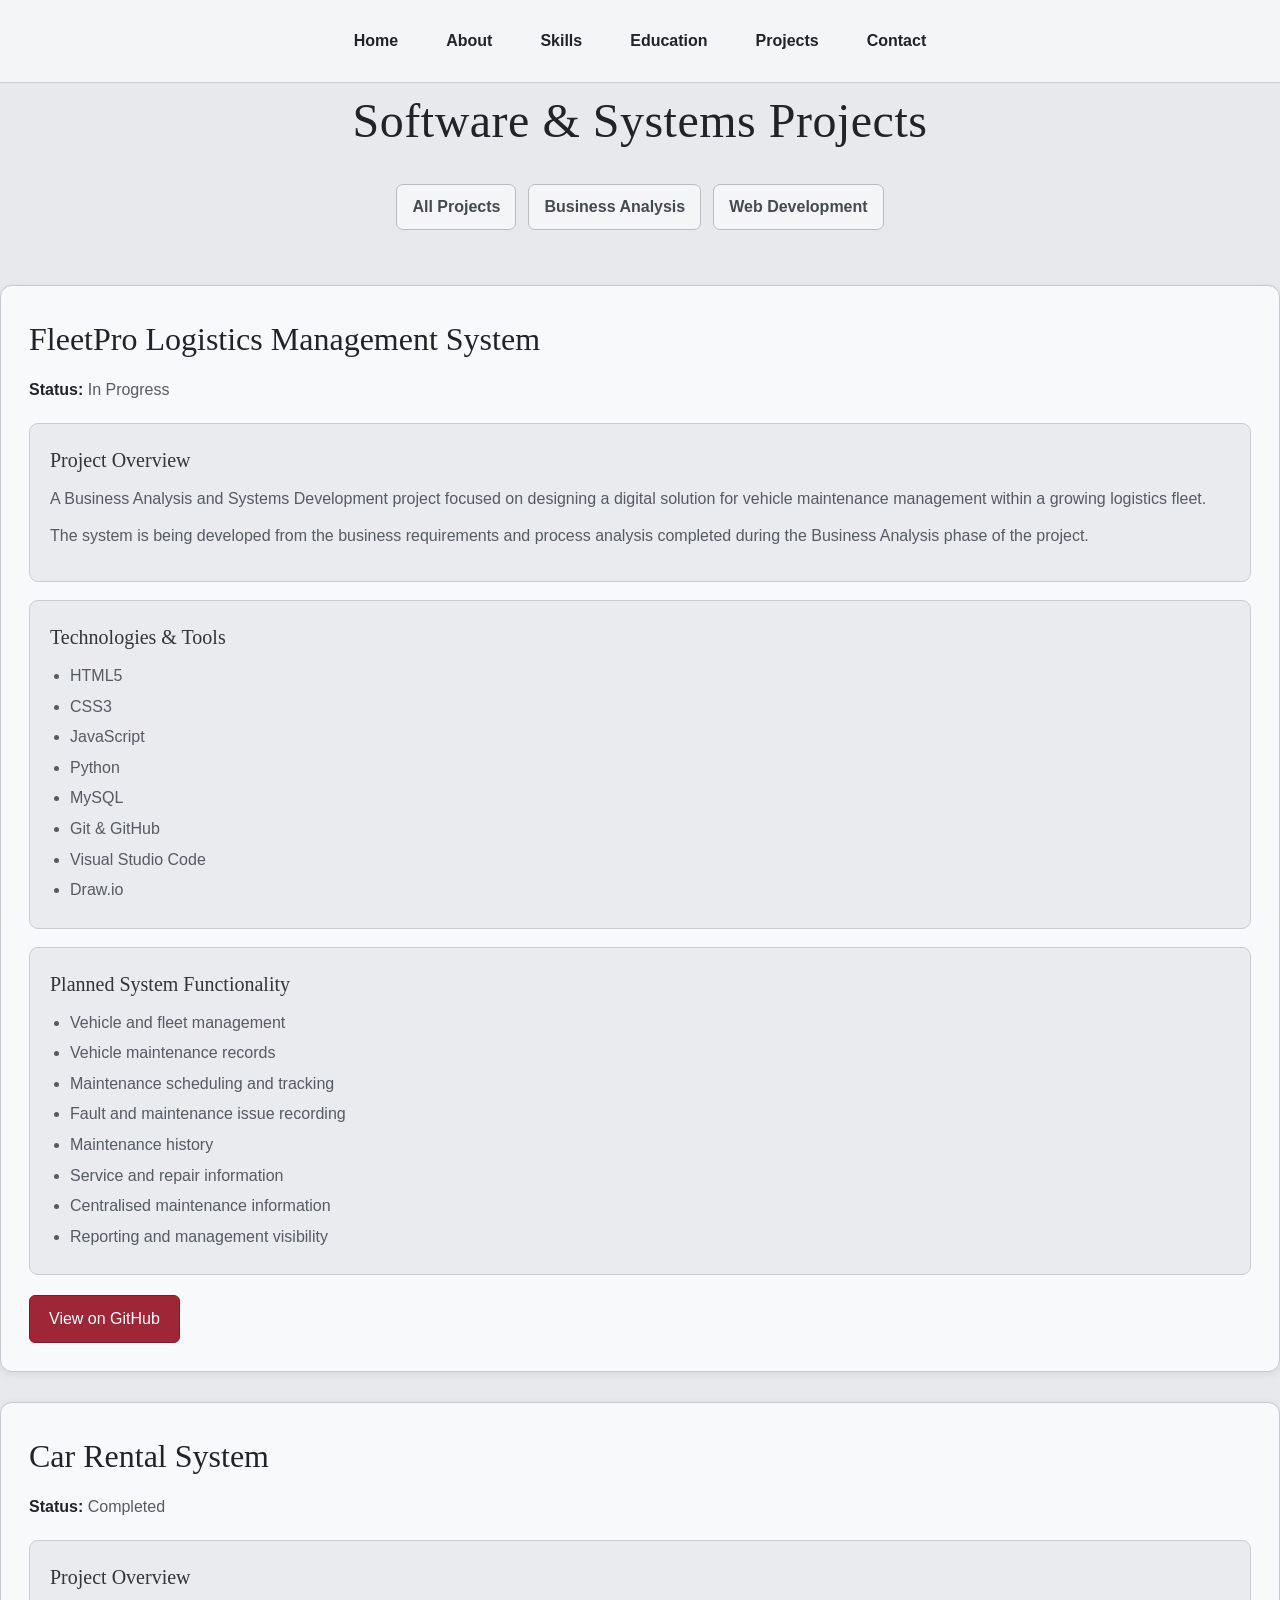
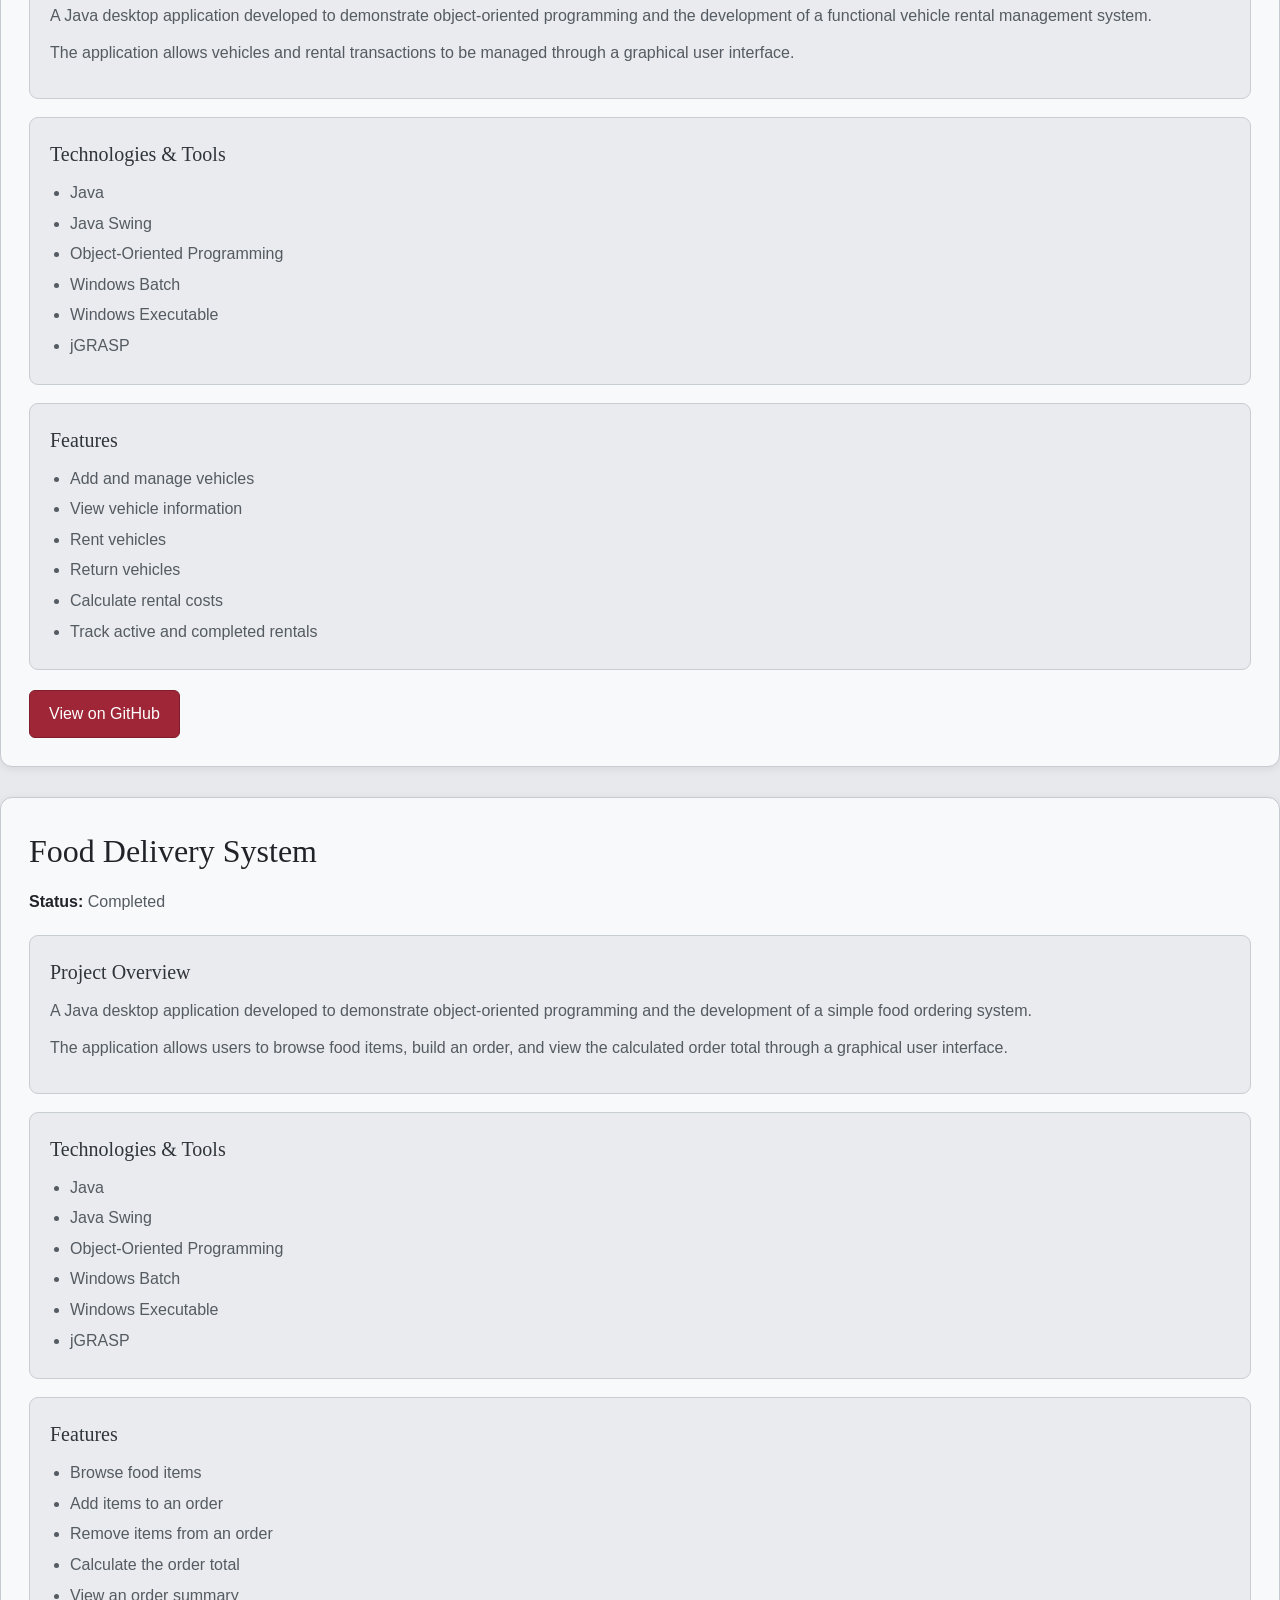
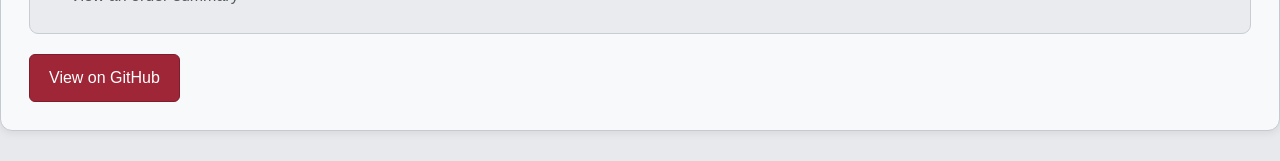
<file: software-systems.html>
<!DOCTYPE html>
<html lang="en">

<head>
    <meta charset="UTF-8">
    <title>Caleb Nayager | Software & Systems Projects</title>
    <link rel="stylesheet" href="css/style.css">
</head>

<body>

    <nav>
        <a href="index.html">Home</a>
        <a href="about.html">About</a>
        <a href="skills.html">Skills</a>
        <a href="education.html">Education</a>
        <a href="projects.html">Projects</a>
        <a href="contact.html">Contact</a>
    </nav>

    <h1>Software & Systems Projects</h1>

    <nav class="project-nav">
    <a href="projects.html">All Projects</a>
    <a href="business-analysis.html">Business Analysis</a>
    <a href="web-development.html">Web Development</a>
    </nav>

<!-- FLEETPRO LOGISTICS MANAGEMENT SYSTEM -->

<section class="project-card">

    <h2>FleetPro Logistics Management System</h2>

    <p><strong>Status:</strong> In Progress</p>

    <div class="project-section">
        <h3>Project Overview</h3>
        <p>
            A Business Analysis and Systems Development project focused
            on designing a digital solution for vehicle maintenance
            management within a growing logistics fleet.
        </p>
        <p>
            The system is being developed from the business requirements
            and process analysis completed during the Business Analysis
            phase of the project.
        </p>
    </div>

    <div class="project-section">
        <h3>Technologies & Tools</h3>
        <ul>
            <li>HTML5</li>
            <li>CSS3</li>
            <li>JavaScript</li>
            <li>Python</li>
            <li>MySQL</li>
            <li>Git & GitHub</li>
            <li>Visual Studio Code</li>
            <li>Draw.io</li>
        </ul>
    </div>

    <div class="project-section">
        <h3>Planned System Functionality</h3>
        <ul>
            <li>Vehicle and fleet management</li>
            <li>Vehicle maintenance records</li>
            <li>Maintenance scheduling and tracking</li>
            <li>Fault and maintenance issue recording</li>
            <li>Maintenance history</li>
            <li>Service and repair information</li>
            <li>Centralised maintenance information</li>
            <li>Reporting and management visibility</li>
        </ul>
    </div>

    <a href="https://github.com/calebnayager/FleetPro"
       target="_blank"
       class="button">
        View on GitHub
    </a>

</section>


<!-- CAR RENTAL SYSTEM -->

<section class="project-card">

    <h2>Car Rental System</h2>

    <p><strong>Status:</strong> Completed</p>


    <!-- PROJECT OVERVIEW -->

    <div class="project-section">

        <h3>Project Overview</h3>

        <p>
            A Java desktop application developed to demonstrate
            object-oriented programming and the development of a
            functional vehicle rental management system.
        </p>

        <p>
            The application allows vehicles and rental transactions
            to be managed through a graphical user interface.
        </p>

    </div>


    <!-- TECHNOLOGIES & TOOLS -->

    <div class="project-section">

        <h3>Technologies & Tools</h3>

        <ul>
            <li>Java</li>
            <li>Java Swing</li>
            <li>Object-Oriented Programming</li>
            <li>Windows Batch</li>
            <li>Windows Executable</li>
            <li>jGRASP</li>
        </ul>

    </div>


    <!-- FEATURES -->

    <div class="project-section">

        <h3>Features</h3>

        <ul>
            <li>Add and manage vehicles</li>
            <li>View vehicle information</li>
            <li>Rent vehicles</li>
            <li>Return vehicles</li>
            <li>Calculate rental costs</li>
            <li>Track active and completed rentals</li>
        </ul>

    </div>


    <!-- GITHUB -->

    <a href="https://github.com/calebnayager/CarRentalSystem"
       target="_blank"
       class="button">
        View on GitHub
    </a>

</section>


<!-- FOOD DELIVERY SYSTEM -->

<section class="project-card">

    <h2>Food Delivery System</h2>

    <p><strong>Status:</strong> Completed</p>


    <!-- PROJECT OVERVIEW -->

    <div class="project-section">

        <h3>Project Overview</h3>

        <p>
            A Java desktop application developed to demonstrate
            object-oriented programming and the development of a
            simple food ordering system.
        </p>

        <p>
            The application allows users to browse food items,
            build an order, and view the calculated order total
            through a graphical user interface.
        </p>

    </div>


    <!-- TECHNOLOGIES & TOOLS -->

    <div class="project-section">

        <h3>Technologies & Tools</h3>

        <ul>
            <li>Java</li>
            <li>Java Swing</li>
            <li>Object-Oriented Programming</li>
            <li>Windows Batch</li>
            <li>Windows Executable</li>
            <li>jGRASP</li>
        </ul>

    </div>


    <!-- FEATURES -->

    <div class="project-section">

        <h3>Features</h3>

        <ul>
            <li>Browse food items</li>
            <li>Add items to an order</li>
            <li>Remove items from an order</li>
            <li>Calculate the order total</li>
            <li>View an order summary</li>
        </ul>

    </div>


    <!-- GITHUB -->

    <a href="https://github.com/calebnayager/FoodDeliverySystemv"
       target="_blank"
       class="button">
        View on GitHub
    </a>

</section>

</body>
</html>
</file>
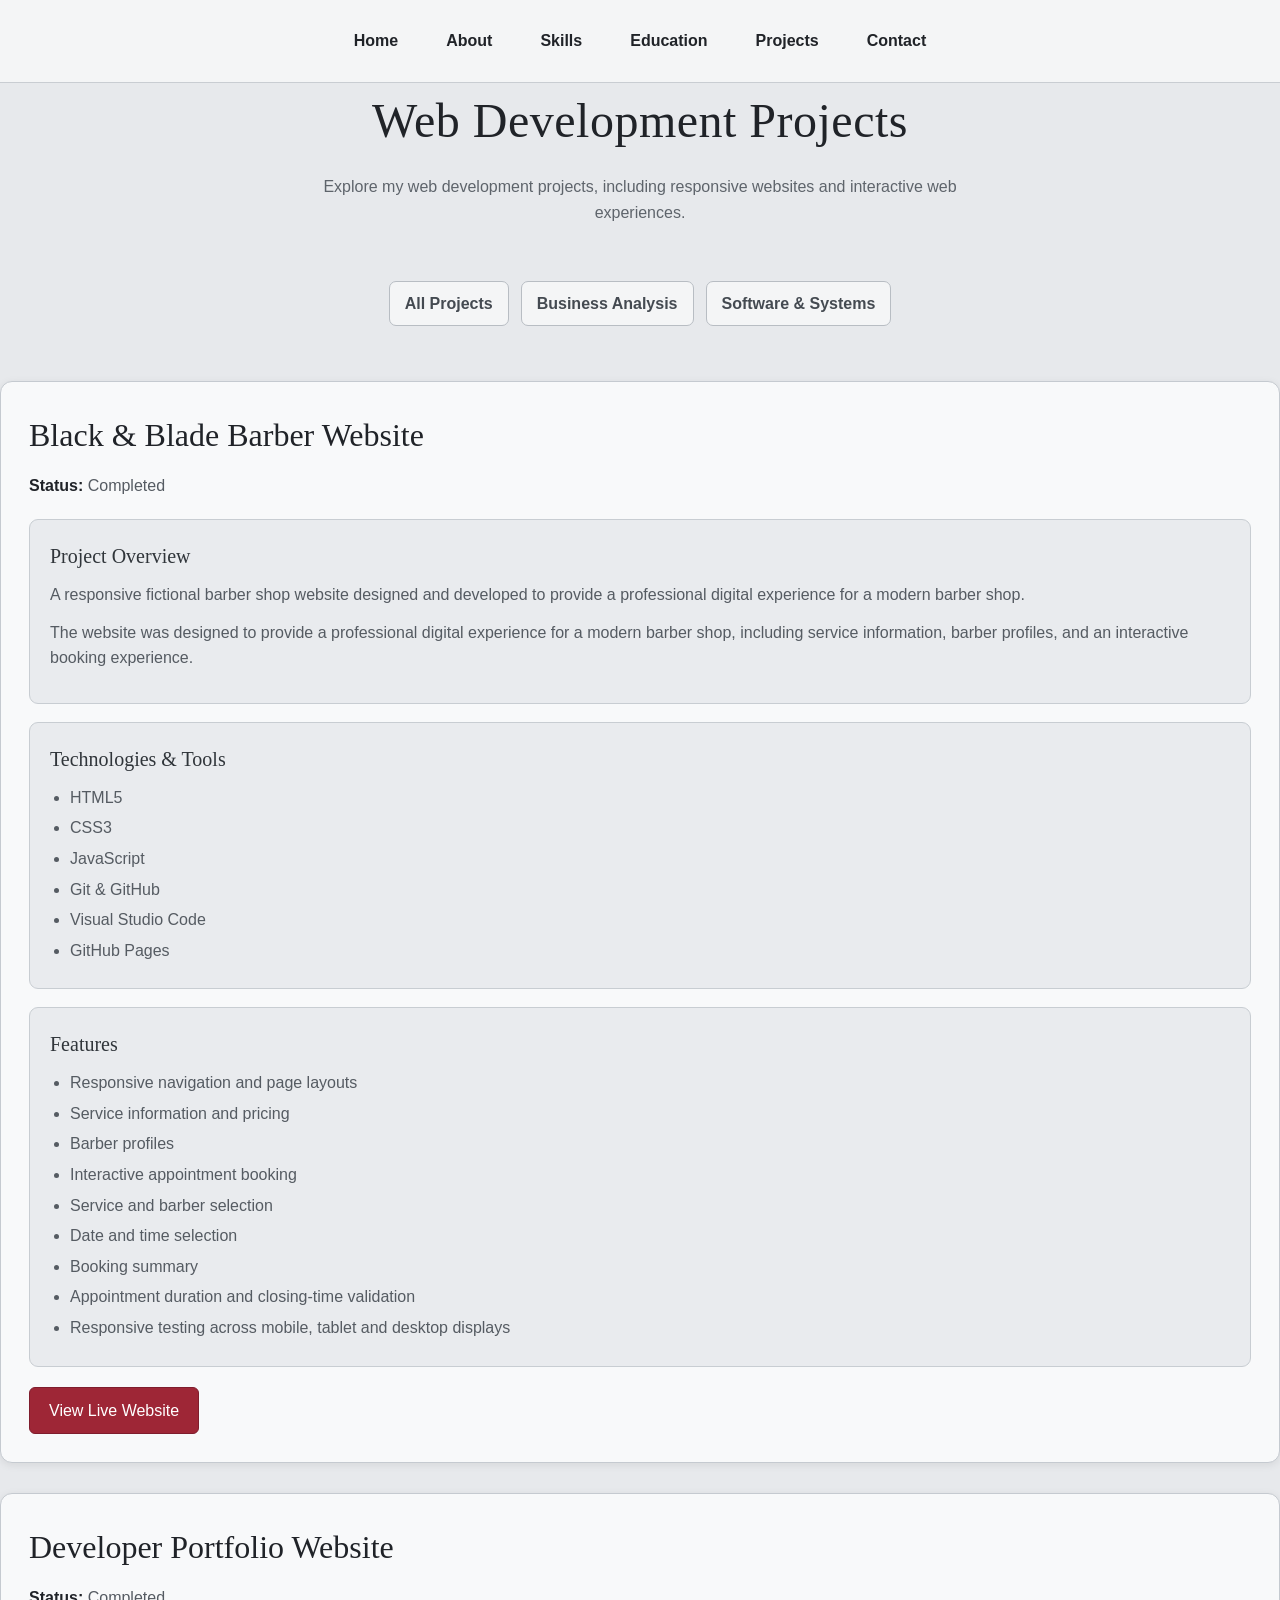
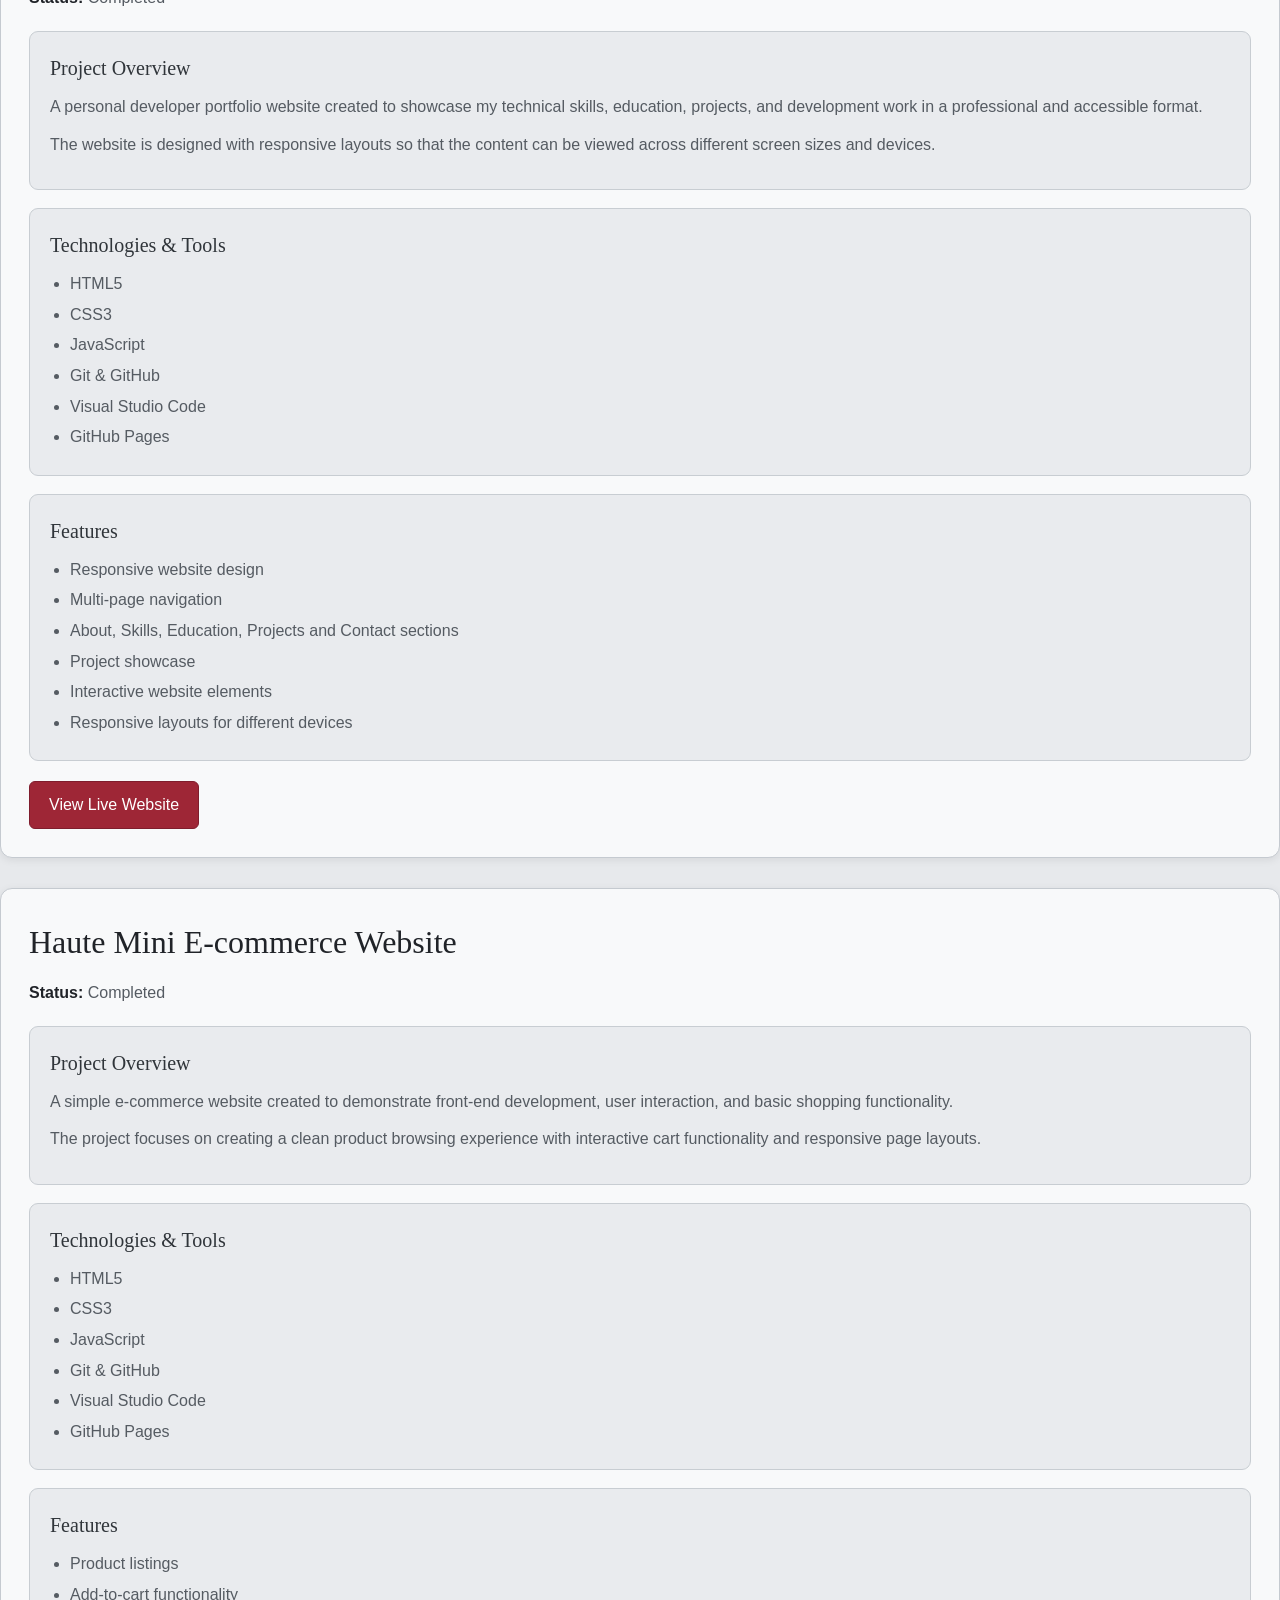
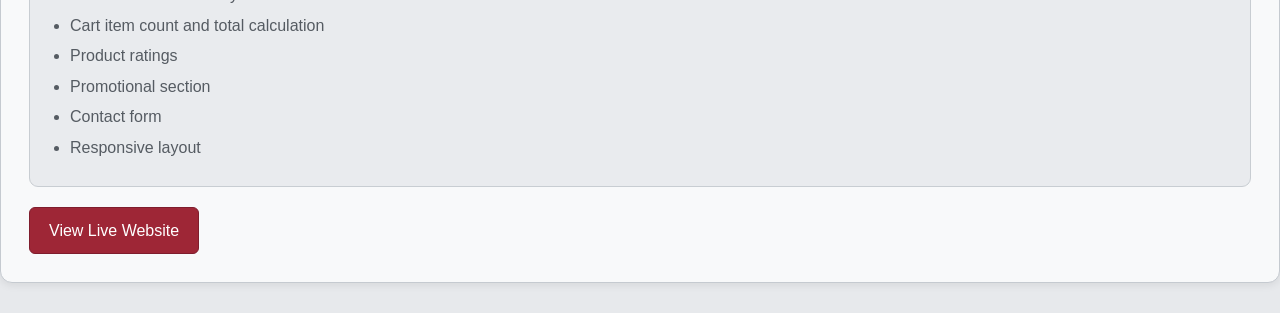
<file: web-development.html>
<!DOCTYPE html>
<html lang="en">

<head>
    <meta charset="UTF-8">
    <title>Caleb Nayager | Web Development Projects</title>
    <link rel="stylesheet" href="css/style.css">
</head>

<body>

    <nav>
        <a href="index.html">Home</a>
        <a href="about.html">About</a>
        <a href="skills.html">Skills</a>
        <a href="education.html">Education</a>
        <a href="projects.html">Projects</a>
        <a href="contact.html">Contact</a>
    </nav>

    <h1>Web Development Projects</h1>

    <p class="page-intro">
      Explore my web development projects, including responsive
      websites and interactive web experiences.
    </p>

    <nav class="project-nav">
    <a href="projects.html">All Projects</a>
    <a href="business-analysis.html">Business Analysis</a>
    <a href="software-systems.html">Software & Systems</a>
    </nav>


<!-- BLACK & BLADE -->

<section class="project-card">

    <h2>Black & Blade Barber Website</h2>

    <p><strong>Status:</strong> Completed</p>


    <!-- PROJECT OVERVIEW -->

    <div class="project-section">

        <h3>Project Overview</h3>

        <p>
             A responsive fictional barber shop website designed and developed
             to provide a professional digital experience for a modern barber
             shop.
        </p>

        <p>
            The website was designed to provide a professional digital
            experience for a modern barber shop, including service
            information, barber profiles, and an interactive booking
            experience.
        </p>

    </div>


    <!-- TECHNOLOGIES & TOOLS -->

    <div class="project-section">

        <h3>Technologies & Tools</h3>

        <ul>
            <li>HTML5</li>
            <li>CSS3</li>
            <li>JavaScript</li>
            <li>Git & GitHub</li>
            <li>Visual Studio Code</li>
            <li>GitHub Pages</li>
        </ul>

    </div>


    <!-- FEATURES -->

    <div class="project-section">

        <h3>Features</h3>

        <ul>
            <li>Responsive navigation and page layouts</li>
            <li>Service information and pricing</li>
            <li>Barber profiles</li>
            <li>Interactive appointment booking</li>
            <li>Service and barber selection</li>
            <li>Date and time selection</li>
            <li>Booking summary</li>
            <li>Appointment duration and closing-time validation</li>
            <li>Responsive testing across mobile, tablet and desktop displays</li>
        </ul>

    </div>


    <!-- LIVE WEBSITE -->

    <a href="https://calebnayager.github.io/black-and-blade/"
       target="_blank"
       class="button">
        View Live Website
    </a>

</section>

<!-- PORTFOLIO WEBSITE -->

<section class="project-card">

    <h2>Developer Portfolio Website</h2>

    <p><strong>Status:</strong> Completed</p>


    <!-- PROJECT OVERVIEW -->

    <div class="project-section">

        <h3>Project Overview</h3>

        <p>
            A personal developer portfolio website created to showcase
            my technical skills, education, projects, and development
            work in a professional and accessible format.
        </p>

        <p>
            The website is designed with responsive layouts so that
            the content can be viewed across different screen sizes
            and devices.
        </p>

    </div>


    <!-- TECHNOLOGIES & TOOLS -->

    <div class="project-section">

        <h3>Technologies & Tools</h3>

        <ul>
            <li>HTML5</li>
            <li>CSS3</li>
            <li>JavaScript</li>
            <li>Git & GitHub</li>
            <li>Visual Studio Code</li>
            <li>GitHub Pages</li>
        </ul>

    </div>


    <!-- FEATURES -->

    <div class="project-section">

        <h3>Features</h3>

        <ul>
            <li>Responsive website design</li>
            <li>Multi-page navigation</li>
            <li>About, Skills, Education, Projects and Contact sections</li>
            <li>Project showcase</li>
            <li>Interactive website elements</li>
            <li>Responsive layouts for different devices</li>
        </ul>

    </div>


    <!-- LIVE WEBSITE -->

    <a href="https://calebnayager.github.io/Portfolio-website/"
       target="_blank"
       class="button">
        View Live Website
    </a>

</section>


<!-- HAUTE MINI -->

<section class="project-card">

    <h2>Haute Mini E-commerce Website</h2>

    <p><strong>Status:</strong> Completed</p>


    <!-- PROJECT OVERVIEW -->

    <div class="project-section">

        <h3>Project Overview</h3>

        <p>
            A simple e-commerce website created to demonstrate
            front-end development, user interaction, and basic
            shopping functionality.
        </p>

        <p>
            The project focuses on creating a clean product browsing
            experience with interactive cart functionality and
            responsive page layouts.
        </p>

    </div>


    <!-- TECHNOLOGIES & TOOLS -->

    <div class="project-section">

        <h3>Technologies & Tools</h3>

        <ul>
            <li>HTML5</li>
            <li>CSS3</li>
            <li>JavaScript</li>
            <li>Git & GitHub</li>
            <li>Visual Studio Code</li>
            <li>GitHub Pages</li>
        </ul>

    </div>


    <!-- FEATURES -->

    <div class="project-section">

        <h3>Features</h3>

        <ul>
            <li>Product listings</li>
            <li>Add-to-cart functionality</li>
            <li>Cart item count and total calculation</li>
            <li>Product ratings</li>
            <li>Promotional section</li>
            <li>Contact form</li>
            <li>Responsive layout</li>
        </ul>

    </div>


    <!-- LIVE WEBSITE -->

    <a href="https://calebnayager.github.io/Haute-Mini/"
       target="_blank"
       class="button">
        View Live Website
    </a>

</section>
 
</body>
</html>
</file>
<file: css/style.css>
/* ========================================
   GLOBAL
======================================== */

* {
    margin: 0;
    padding: 0;
    box-sizing: border-box;
}

body {
    background-color: #E7E9EC;
    color: #202328;
    font-family: Arial, sans-serif;
    line-height: 1.6;
    min-height: 100vh;
}


/* ========================================
   MAIN NAVIGATION
======================================== */

nav {
    display: flex;
    justify-content: center;
    align-items: center;
    gap: 28px;
    padding: 20px;
    background-color: #F4F5F6;
    border-bottom: 1px solid #C9CDD2;
}

nav a {
    color: #202328;
    text-decoration: none;
    font-weight: bold;
    padding: 8px 10px;
    transition: color 0.25s ease;
}

nav a:hover {
    color: #9E2636;
}


/* ========================================
   PROJECT NAVIGATION
======================================== */

.project-nav {
    display: flex;
    justify-content: center;
    flex-wrap: wrap;
    gap: 12px;
    background: transparent;
    border: none;
    padding: 10px 0;
    margin-bottom: 45px;
}

.project-nav a {
    color: #444A51;
    border: 1px solid #B8BDC3;
    border-radius: 7px;
    background-color: #F4F5F6;
    padding: 9px 15px;
    transition: all 0.25s ease;
}

.project-nav a:hover {
    color: #9E2636;
    border-color: #9E2636;
    background-color: #FFFFFF;
}


/* ========================================
   MAIN CONTENT
======================================== */

main {
    max-width: 1100px;
    margin: 0 auto;
    padding: 60px 30px 75px;
}


/* ========================================
   HEADINGS
======================================== */

h1,
h2,
h3 {
    font-family: Georgia, "Times New Roman", serif;
    font-weight: 500;
}

h1 {
    font-size: 3rem;
    text-align: center;
    color: #202328;
    margin-bottom: 15px;
    letter-spacing: 0.5px;
}

h2 {
    font-size: 2rem;
    color: #202328;
    margin-bottom: 15px;
}

h3 {
    font-size: 1.25rem;
    color: #30353A;
    margin-bottom: 12px;
}


/* ========================================
   PAGE INTRO
======================================== */

.page-intro,
main > p {
    text-align: center;
    color: #5E646B;
    max-width: 700px;
    margin: 0 auto 45px;
}


/* ========================================
   MAIN PROJECT CARD
======================================== */

section,
.project-card {
    background-color: #F8F9FA;
    border: 1px solid #C5CAD0;
    border-radius: 12px;
    padding: 35px;
    margin-bottom: 35px;
    transition: border-color 0.25s ease,
                box-shadow 0.25s ease;
}

.project-card:hover {
    border-color: #B2B7BD;
    box-shadow: 0 10px 30px rgba(32, 35, 40, 0.10);
}


/* ========================================
   PROJECT CONTENT
======================================== */

.project-card > h2 {
    color: #202328;
    margin-bottom: 10px;
}

.project-card > p {
    color: #555B62;
    margin-bottom: 15px;
}

.project-card strong {
    color: #202328;
}


/* ========================================
   INNER PROJECT SECTIONS
======================================== */

.project-section {
    background-color: #E9EBEE;
    border: 1px solid #C8CDD2;
    border-radius: 9px;
    padding: 23px;
    margin-top: 22px;
}

.project-section h3 {
    color: #30353A;
    margin-bottom: 14px;
}

.project-section p,
.project-section li {
    color: #555B62;
}

.project-section p {
    margin-bottom: 12px;
}

.project-section ul {
    padding-left: 20px;
}


/* ========================================
   BUTTON
======================================== */

.button {
    display: inline-block;
    margin-top: 27px;
    padding: 10px 19px;
    color: #FFFFFF;
    text-decoration: none;
    border: 1px solid #7F1D2D;
    border-radius: 6px;
    background-color: #9E2636;
    transition: all 0.25s ease;
}

.button:hover {
    color: #FFFFFF;
    border-color: #7F1D2D;
    background-color: #7F1D2D;
}


/* ========================================
   RESPONSIVE DESIGN
======================================== */

@media (max-width: 700px) {

    nav {
        gap: 10px;
        flex-wrap: wrap;
    }

    main {
        padding: 45px 20px 60px;
    }

    h1 {
        font-size: 2.3rem;
    }

    h2 {
        font-size: 1.7rem;
    }

    section,
    .project-card {
        padding: 24px;
    }

    .project-section {
        padding: 19px;
    }

    .project-nav {
        margin-bottom: 35px;
    }
}
/* ========================================
   EDUCATION
======================================== */

.education-card {
    background-color: #F8F9FA;
    border: 1px solid #C5CAD0;
    border-radius: 12px;
    padding: 35px;
    margin-bottom: 35px;
}

.education-title {
    color: #202328;
    text-align: center;
    font-size: 2rem;
    margin-bottom: 25px;
}


/* ========================================
   EDUCATION ITEMS
======================================== */

.education-items {
    display: grid;
    grid-template-columns: repeat(2, 1fr);
    gap: 25px;
}

.education-item {
    background-color: #E9EBEE;
    border: 1px solid #C8CDD2;
    border-radius: 9px;
    padding: 25px;
}

.education-item h2 {
    color: #202328;
    font-size: 1.7rem;
    margin-bottom: 18px;
}

.education-item h3 {
    color: #30353A;
    font-size: 1.2rem;
    margin-top: 22px;
    margin-bottom: 12px;
}

.education-item p,
.education-item li {
    color: #555B62;
}

.education-item p {
    margin-bottom: 10px;
}

.education-item strong {
    color: #202328;
}

.education-item ul {
    padding-left: 20px;
    margin-bottom: 5px;
}


/* ========================================
   EDUCATION RESPONSIVE
======================================== */

@media (max-width: 750px) {

    .education-items {
        grid-template-columns: 1fr;
    }

    .education-card {
        padding: 24px;
    }

    .education-item {
        padding: 20px;
    }

    .education-title {
        font-size: 1.7rem;
    }

}


/* ========================================
   CERTIFICATIONS & PROFESSIONAL DEVELOPMENT
======================================== */

.education-card {
    background-color: #F8F9FA;
    border: 1px solid #C5CAD0;
    border-radius: 12px;
    padding: 35px;
    margin-bottom: 35px;
}


/* ========================================
   SECTION TITLE
======================================== */

.education-title {
    color: #202328;
    text-align: center;
    font-size: 2rem;
    margin-bottom: 30px;
}


/* ========================================
   CERTIFICATION / DEVELOPMENT CARDS
======================================== */

.education-card > .education-item {
    background-color: #E9EBEE;
    border: 1px solid #C8CDD2;
    border-radius: 9px;
    padding: 25px;
    margin-bottom: 25px;
}

.education-card > .education-item:last-child {
    margin-bottom: 0;
}

.education-card > .education-item h2 {
    color: #202328;
    font-size: 1.7rem;
    margin-bottom: 18px;
}

.education-card > .education-item h3 {
    color: #30353A;
    font-size: 1.2rem;
    margin-top: 22px;
    margin-bottom: 12px;
}

.education-card > .education-item p,
.education-card > .education-item li {
    color: #555B62;
}

.education-card > .education-item p {
    margin-bottom: 10px;
}

.education-card > .education-item strong {
    color: #202328;
}

.education-card > .education-item ul {
    padding-left: 20px;
}


/* ========================================
   COMPLETED GOOGLE CERTIFICATES
======================================== */

.certificate-list {
    display: grid;
    grid-template-columns: repeat(2, 1fr);
    gap: 20px;
    margin-top: 20px;
    margin-bottom: 25px;
}

.certificate-item {
    background-color: #F8F9FA;
    border: 1px solid #C8CDD2;
    border-radius: 8px;
    padding: 20px;
}

.certificate-item h3 {
    color: #30353A;
    font-size: 1.15rem;
    margin-bottom: 10px;
}

.certificate-item p {
    color: #555B62;
    margin-bottom: 15px;
}


/* ========================================
   CERTIFICATE BUTTONS
======================================== */

.certificate-item .button {
    margin-top: 8px;
}


/* ========================================
   EDUCATION BUTTONS
======================================== */

.education-item .button {
    margin-right: 8px;
    margin-bottom: 5px;
}


/* ========================================
   RESPONSIVE DESIGN
======================================== */

@media (max-width: 750px) {

    .certificate-list {
        grid-template-columns: 1fr;
    }

    .education-card {
        padding: 24px;
    }

    .education-card > .education-item {
        padding: 20px;
    }

    .education-title {
        font-size: 1.7rem;
    }

}


/* ========================================
   SKILLS
======================================== */

.skills-card {
    background-color: #F8F9FA;
    border: 1px solid #C5CAD0;
    border-radius: 12px;
    padding: 35px;
    margin-bottom: 35px;
}

.skills-title {
    color: #202328;
    text-align: center;
    font-size: 2rem;
    margin-bottom: 30px;
}


/* ========================================
   CORE SKILLS
======================================== */

.skills-grid {
    display: grid;
    grid-template-columns: repeat(2, 1fr);
    gap: 25px;
}

.skill-item {
    background-color: #E9EBEE;
    border: 1px solid #C8CDD2;
    border-radius: 9px;
    padding: 25px;
}

.skill-item h3 {
    color: #30353A;
    font-size: 1.3rem;
    margin-bottom: 15px;
}

.skill-item ul {
    padding-left: 20px;
}

.skill-item li {
    color: #555B62;
    margin-bottom: 7px;
}


/* ========================================
   TOOLS & TECHNOLOGIES
======================================== */

.technology-list {
    display: grid;
    grid-template-columns: repeat(3, 1fr);
    gap: 15px;
}

.technology-item {
    background-color: #E9EBEE;
    border: 1px solid #C8CDD2;
    border-radius: 8px;
    padding: 15px 18px;
    color: #30353A;
    font-weight: 600;
}

.technology-item span {
    display: block;
    margin-top: 4px;
    color: #9E2636;
    font-size: 0.8rem;
    font-weight: normal;
}


/* ========================================
   PROFESSIONAL SKILLS
======================================== */

.professional-skills {
    display: grid;
    grid-template-columns: repeat(3, 1fr);
    gap: 15px;
}

.professional-skill {
    background-color: #E9EBEE;
    border: 1px solid #C8CDD2;
    border-radius: 8px;
    padding: 15px 18px;
    color: #30353A;
    font-weight: 600;
}


/* ========================================
   SKILLS RESPONSIVE
======================================== */

@media (max-width: 800px) {

    .skills-grid {
        grid-template-columns: 1fr;
    }

    .technology-list,
    .professional-skills {
        grid-template-columns: repeat(2, 1fr);
    }

    .skills-card {
        padding: 25px;
    }
}


@media (max-width: 500px) {

    .technology-list,
    .professional-skills {
        grid-template-columns: 1fr;
    }

    .skills-title {
        font-size: 1.7rem;
    }
}

/* ========================================
   PROJECT MAIN CARDS
======================================== */

.project-card {
    background-color: #F8F9FA;
    border: 1px solid #C5CAD0;
    border-radius: 12px;
    padding: 28px;
    margin-bottom: 30px;
    box-shadow: 0 2px 8px rgba(0, 0, 0, 0.08);
    transition: 0.3s ease;
}

.project-card:hover {
    border-color: #8B0000;
    box-shadow: 0 0 15px rgba(177, 18, 38, 0.18);
}


/* ========================================
   PROJECT CARD CONTENT
======================================== */

.project-card h2 {
    color: #202328;
    margin-bottom: 12px;
}

.project-card > p {
    color: #555B62;
    margin-bottom: 20px;
}


/* ========================================
   INNER PROJECT SECTIONS
======================================== */

.project-section {
    background-color: #E9EBEE;
    border: 1px solid #C8CDD2;
    border-radius: 9px;
    padding: 20px;
    margin-top: 18px;
}

.project-section h3 {
    color: #30353A;
    margin-bottom: 10px;
}

.project-section p,
.project-section li {
    color: #555B62;
}


/* ========================================
   PROJECT LISTS
======================================== */

.project-section ul {
    padding-left: 20px;
}

.project-section li {
    margin-bottom: 5px;
}


/* ========================================
   PROJECT BUTTON
======================================== */

.project-card .button {
    margin-top: 20px;
}


/* ========================================
   PROJECT SPACING
======================================== */

.project-card + .project-card {
    margin-top: 30px;
}


/* ========================================
   MOBILE
======================================== */

@media (max-width: 700px) {

    .project-card {
        padding: 22px;
        margin-bottom: 25px;
    }

    .project-section {
        padding: 18px;
    }

}


/* ========================================
   CONSISTENT CARD HOVER
======================================== */

/* Education */
.education-card:hover,
.education-item:hover,
.certificate-item:hover {
    border-color: #8B0000;
    box-shadow: 0 0 15px rgba(177, 18, 38, 0.18);
}

/* Skills */
.skills-card:hover,
.skill-item:hover,
.technology-item:hover,
.professional-skill:hover {
    border-color: #8B0000;
    box-shadow: 0 0 15px rgba(177, 18, 38, 0.18);
}

/* Smooth hover */
.education-card,
.education-item,
.certificate-item,
.skills-card,
.skill-item,
.technology-item,
.professional-skill {
    transition: 0.3s ease;
}

/* ========================================
   PROJECTS PAGE CATEGORY HOVER
======================================== */

main > section {
    transition: 0.3s ease;
}

main > section:hover {
    border-color: #8B0000;
    box-shadow: 0 0 15px rgba(177, 18, 38, 0.18);
}


/* ========================================
   ABOUT SECTIONS
======================================== */

.about-section {
    background-color: #F8F9FA;
    border: 1px solid #C5CAD0;
    border-radius: 12px;
    padding: 28px;
    margin-bottom: 30px;
    transition: 0.3s ease;
}

.about-section:hover {
    border-color: #8B0000;
    box-shadow: 0 0 15px rgba(177, 18, 38, 0.18);
}


/* ========================================
   ABOUT RESPONSIVE
======================================== */

@media (max-width: 700px) {

    .about-section {
        padding: 22px;
        margin-bottom: 25px;
    }

}


/* ========================================
   HOME PAGE
======================================== */

.home-hero {
    text-align: center;
    padding: 45px 35px;
}

.home-hero h1 {
    font-size: 3.2rem;
    margin-bottom: 15px;
}

.home-hero h2 {
    font-size: 1.45rem;
    color: #555B62;
    margin-bottom: 22px;
}

.home-hero > p {
    max-width: 750px;
    margin: 0 auto;
    color: #555B62;
    font-size: 1.05rem;
}


/* ========================================
   HOME BUTTONS
======================================== */

.home-buttons {
    margin-top: 28px;
}

.home-buttons .button {
    margin: 5px 8px;
}


/* ========================================
   WHAT I DO
======================================== */

.home-section {
    background-color: #F8F9FA;
    border: 1px solid #C5CAD0;
    border-radius: 12px;
    padding: 30px;
    margin-bottom: 30px;
}

.home-title {
    text-align: center;
    margin-bottom: 25px;
}

.home-grid {
    display: grid;
    grid-template-columns: repeat(3, 1fr);
    gap: 20px;
}

.home-item {
    background-color: #E9EBEE;
    border: 1px solid #C8CDD2;
    border-radius: 9px;
    padding: 22px;
    transition: 0.3s ease;
}

.home-item:hover {
    border-color: #8B0000;
    box-shadow: 0 0 15px rgba(177, 18, 38, 0.18);
}

.home-item h3 {
    margin-bottom: 10px;
}

.home-item p {
    color: #555B62;
}


/* ========================================
   HOME RESPONSIVE
======================================== */

@media (max-width: 800px) {

    .home-grid {
        grid-template-columns: 1fr;
    }

    .home-hero {
        padding: 30px 20px;
    }

    .home-hero h1 {
        font-size: 2.5rem;
    }

}

@media (max-width: 500px) {

    .home-hero h1 {
        font-size: 2.2rem;
    }

    .home-hero h2 {
        font-size: 1.2rem;
    }

}


/* ========================================
   CONTACT PAGE
======================================== */

.contact-grid {
    display: grid;
    grid-template-columns: repeat(3, 1fr);
    gap: 25px;
}

.contact-card {
    background-color: #F8F9FA;
    border: 1px solid #C5CAD0;
    border-radius: 12px;
    padding: 30px;
    text-align: center;
    transition: 0.3s ease;
}

.contact-card:hover {
    border-color: #8B0000;
    box-shadow: 0 0 15px rgba(177, 18, 38, 0.18);
}

.contact-card h2 {
    color: #202328;
    margin-bottom: 15px;
}

.contact-card p {
    color: #555B62;
    margin-bottom: 10px;
}


/* ========================================
   CONTACT BUTTON
======================================== */

.contact-button {
    display: inline-block;
    margin-top: 18px;
    padding: 10px 19px;
    color: #FFFFFF;
    background-color: #9E2636;
    border: 1px solid #7F1D2D;
    border-radius: 6px;
    text-decoration: none;
    transition: 0.25s ease;
}

.contact-button:hover {
    color: #FFFFFF;
    background-color: #7F1D2D;
    border-color: #7F1D2D;
}


/* ========================================
   CONTACT RESPONSIVE
======================================== */

@media (max-width: 800px) {

    .contact-grid {
        grid-template-columns: 1fr;
    }

    .contact-card {
        padding: 25px;
    }

}
</file>
